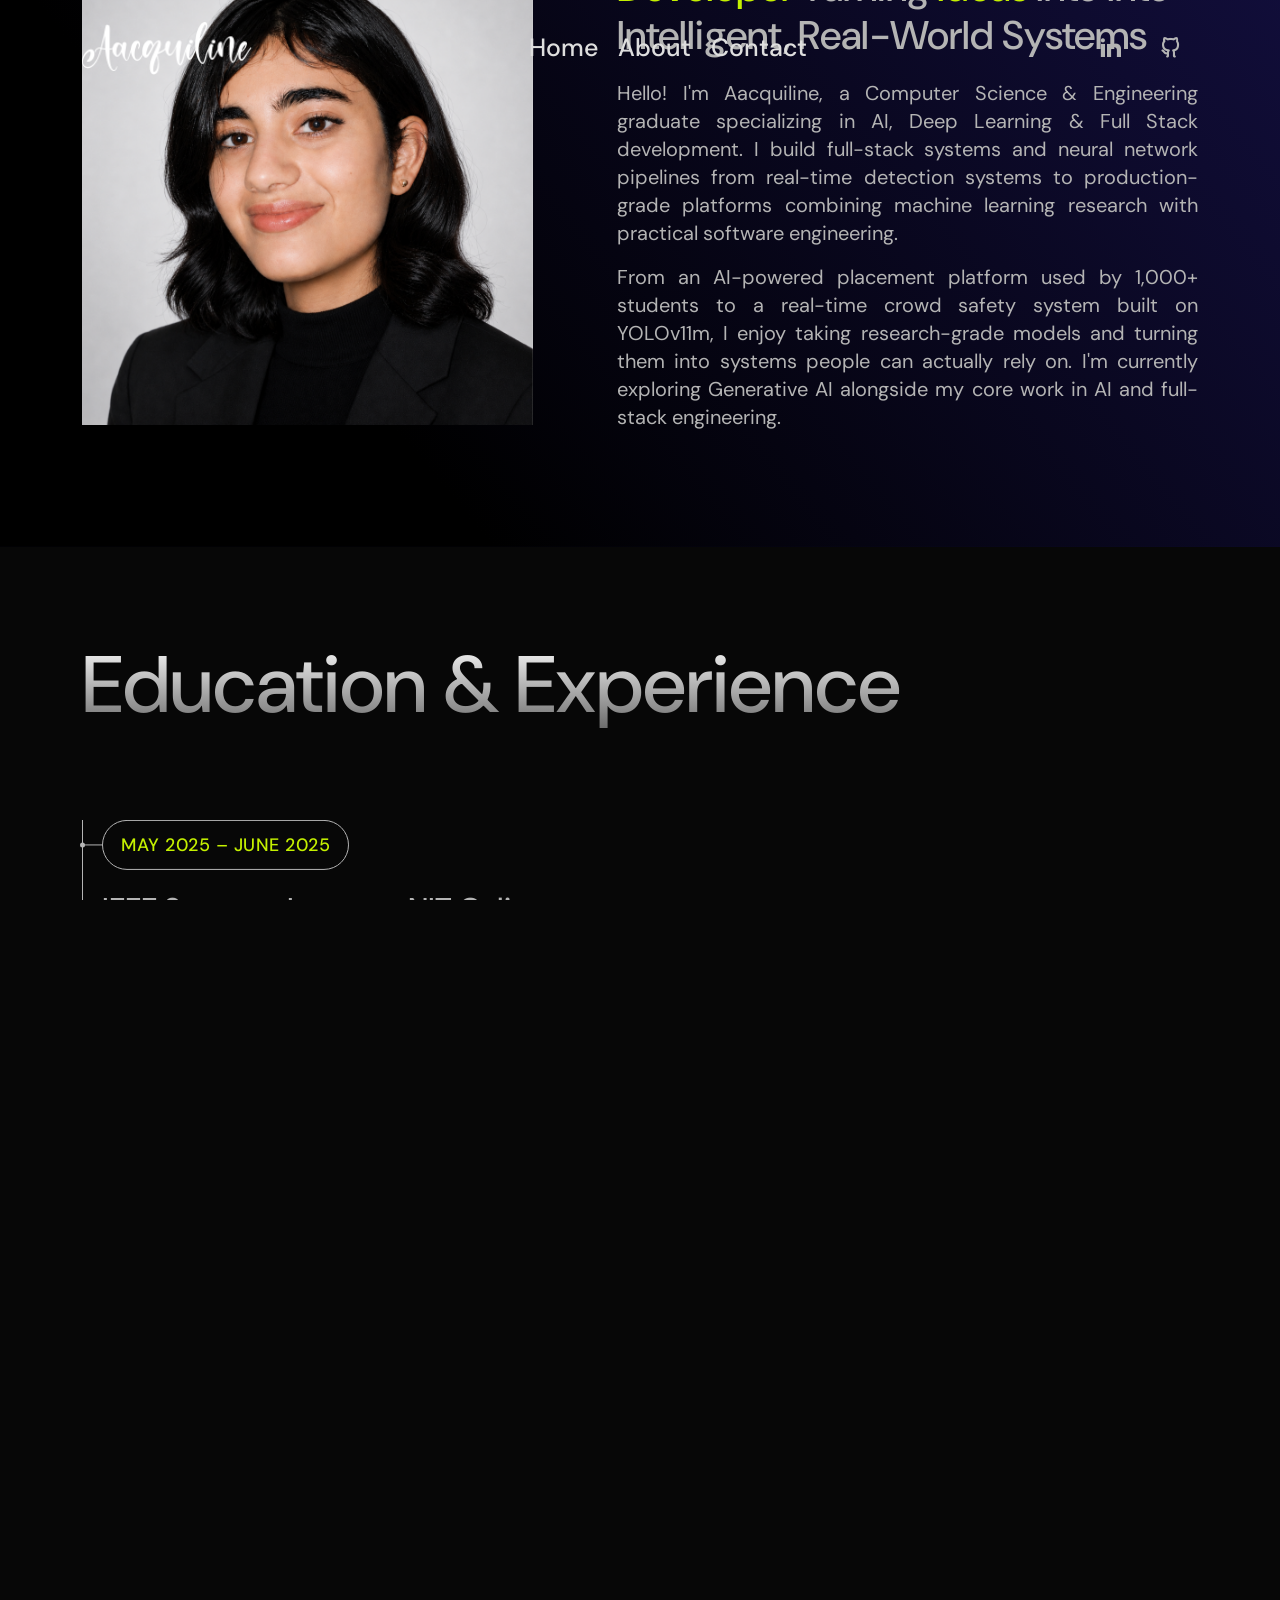
<file: about.html>
<!DOCTYPE html>
<html lang="en">

<head>
    <!-- META -->
    <meta charset="utf-8">
    <meta http-equiv="X-UA-Compatible" content="IE=edge">
    <meta name="viewport" content="width=device-width, initial-scale=1">
    <meta name="description" content="AACQUILINE -  Portfolio">
    <meta name="keywords" content="personal, portfolio, ai, computer science, full stack, developer">
    <meta name="author" content="AACQUILINE LINU VARGHESE">
    <!-- PAGE TITLE -->
    <title>AACQUILINE - Personal Portfolio</title>
    <!-- FAVICON ICON -->
    <link rel="icon" type="image/png" href="./favicon/favicon-96x96.png" sizes="96x96" />
    <link rel="icon" type="image/svg+xml" href="./favicon/favicon.svg" />
    <link rel="shortcut icon" href="./favicon/favicon.ico" />
    <link rel="apple-touch-icon" sizes="180x180" href="./favicon/apple-touch-icon.png" />
    <link rel="manifest" href="./favicon/site.webmanifest" />
    <!-- ALL GOOGLE FONTS -->
    <link rel="preconnect" href="https://fonts.googleapis.com">
    <link rel="preconnect" href="https://fonts.gstatic.com" crossorigin>
    <link
        href="https://fonts.googleapis.com/css2?family=DM+Sans:ital,opsz,wght@0,9..40,100..1000;1,9..40,100..1000&display=swap"
        rel="stylesheet">
    <!-- BOOTSTRAP CSS -->
    <link rel="stylesheet" href="assets/css/bootstrap.min.css" />
    <!-- FONT AWESOME CSS -->
    <link rel="stylesheet" href="assets/fonts/remixicon.css" />
    <!-- MAGNIFIC CSS -->
    <link rel="stylesheet" href="assets/css/magnific-popup.css">
    <!-- NICE SELECT CSS -->
    <link rel="stylesheet" href="assets/css/nice-select.min.css" />
    <!-- ANIMATE CSS -->
    <link rel="stylesheet" href="assets/css/animate.min.css" />
    <!-- SLICK CSS -->
    <link rel="stylesheet" href="assets/css/slick.min.css" />
    <!-- SPACING CSS -->
    <link rel="stylesheet" href="assets/css/spacing.css" />
    <!-- MAIN STYLE CSS -->
    <link rel="stylesheet" href="assets/css/style.css" />
    <!-- RESPONSIVE CSS -->
    <link rel="stylesheet" href="assets/css/responsive.css">
</head>

<body>
    <!-- START MAGIC CURSOR AND BALL AREA-->
    <div id="magic-cursor">
        <div id="ball"></div>
    </div>
    <!-- / END MAGIC CURSOR AND BALL AREA-->
    <!-- START MENU DESIGN AREA -->
    <header class="main-header">
        <div class="header-upper">
            <div class="container">
                <div class="header-inner d-flex align-items-center">
                    <!-- START LOGO DESIGN AREA -->
                    <div class="logo-outer">
                        <div class="logo">
                            <a href="index.html"><img src="assets/images/logos/sign.png" alt="Logo" title="Logo" /></a>
                        </div>
                    </div>
                    <!-- / END LOGO DESIGN AREA -->
                    <!-- START NAV DESIGN AREA -->
                    <div class="nav-outer clearfix mx-auto">
                        <!-- Main Menu -->
                        <nav class="main-menu navbar-expand-lg">
                            <div class="navbar-header">
                                <div class="mobile-logo">
                                    <a href="index.html">
                                        <img src="assets/images/logos/sign.png" alt="Logo" title="Logo" />
                                    </a>
                                </div>
                                <!-- Toggle Button -->
                                <button type="button" class="navbar-toggle" data-bs-toggle="collapse"
                                    data-bs-target=".navbar-collapse">
                                    <span class="icon-bar"></span>
                                    <span class="icon-bar"></span>
                                    <span class="icon-bar"></span>
                                </button>
                            </div>
                            <div class="navbar-collapse collapse">
                                <ul class="navigation clearfix">
                                    <li><a class="nav-link-click" href="index.html">Home</a></li>
                                    <li><a class="nav-link-click" href="about.html">about</a></li>
                                    <li><a class="nav-link-click" href="contact.html">Contact</a></li>
                                </ul>
                            </div>
                        </nav>
                        <!-- / END NAV DESIGN AREA -->
                    </div>
                    <div class="about-social text-center">
                        <ul>
                            <li><a href="https://www.linkedin.com/in/aacquiline-linu-varghese/"><i
                                        class="ri-linkedin-fill"></i></a></li>
                            <li><a href="https://github.com/Akku003/"><i class="ri-github-line"></i></a></li>
                        </ul>
                    </div>
                </div>
            </div>
        </div>
    </header>
    <!-- / END MENU DESIGN AREA -->
    <!-- START MENU DESIGN AREA -->
    <div id="smooth-wrapper">
        <div id="smooth-content">
            <main class="main-bg o-hidden">
                <!-- START HEADER DESIGN AREA -->
                <section class="single-page-hero-area">
                    <div class="container">
                        <div class="row align-items-center">
                            <div class="col-lg-12">
                                <h2>About me</h2>
                                <p>I am a BTech Computer Science Engineering graduate with a strong foundation in
                                    collaboration, coordination and problem solving, eager to apply my skills in real
                                    world challenges. My greatest strength is my ability to design,organize and develop
                                    solutions with precision and I have a talent for debugging and finding more
                                    effective ways to tackle problems with enthusiasm. I'm passionate about exploring
                                    new technologies, facing challenges with confidence and working in teams to create
                                    innovative solutions. I value being attentive, mindful and observant while fostering
                                    a fun, inclusive and deterministic environment to achieve perfection in everything I
                                    do.</p>
                            </div>
                        </div>
                    </div>
                </section>
                <!-- / END HEADER DESIGN AREA -->
                <!-- START ABOUT DESIGN AREA -->
                <section id="about" class="about-area">
                    <div class="container">
                        <div class="container-inner">
                            <div class="row align-items-center">
                                <!-- START ABOUT IMAGE DESIGN AREA -->
                                <div class="col-lg-5">
                                    <div class="about-image-part wow fadeInUp delay-0-3s">
                                        <img src="assets/images/about/me.png" alt="About Me" />
                                    </div>
                                </div>
                                <!-- / END ABOUT IMAGE DESIGN AREA -->
                                <!-- START ABOUT TEXT DESIGN AREA -->
                                <div class="col-lg-7">
                                    <div class="about-content-part wow fadeInUp delay-0-5s">
                                        <h2>
                                            A passionate <span>AI & Full Stack Developer</span> turning
                                            <span>ideas</span> into
                                            Into Intelligent, Real-World Systems
                                        </h2>
                                        <p>
                                            Hello! I'm Aacquiline, a Computer Science & Engineering graduate
                                            specializing in AI, Deep Learning & Full Stack development. I build
                                            full-stack systems and neural network pipelines from real-time detection
                                            systems to production-grade platforms combining machine learning research
                                            with practical software engineering.
                                        </p>
                                        <p>From an AI-powered placement platform used by 1,000+ students to a real-time
                                            crowd safety system built on YOLOv11m, I enjoy taking research-grade models
                                            and turning them into systems people can actually rely on. I'm currently
                                            exploring Generative AI alongside my core work in AI and full-stack
                                            engineering.</p>
                                    </div>
                                </div>
                                <!-- / END ABOUT TEXT DESIGN AREA -->
                            </div>
                        </div>
                    </div>
                </section>
                <!-- / END ABOUT DESIGN AREA -->
                <!-- START RESUME EXPERIENCE DESIGN AREA -->
                <div class="resume-area" id="resume">
                    <div class="container">
                        <div class="container-inner">
                            <div class="row">
                                <div class="col-xl-12 col-lg-12">
                                    <div class="section-title mb-40 wow fadeInUp delay-0-2s">
                                        <h2>Education & Experience</h2>
                                    </div>
                                </div>
                            </div>
                            <div class="row">
                                <div class="col-xl-10">
                                    <div class="resume-wrapper wow fadeInUp delay-0-2s">
                                        <div class="resume-box">
                                            <span class="resume-date">May 2025 – June 2025</span>
                                            <h5 class="fw-medium">IEEE Summer Intern at NIT Calicut</h5>
                                            <span>National Institute of Technology, Calicut</span>
                                            <p>Engineered a document image denoising system using Spatial Attention
                                                U-Net and Autoencoders in PyTorch, improving visual clarity and
                                                achieving a PSNR increase from 7.63 dB to 16.95 dB through optimal
                                                performance tuning.Processed and augmented a dataset of 216 image pairs,
                                                designing full training/evaluation pipelines using L1 Loss and Adam
                                                Optimizer to focus on critical text regions via a Spatial Attention
                                                Module (SAM).Collaborated with internal stakeholders to solve problems
                                                and validate model performance against industry-standard benchmarks,
                                                ensuring optimized output for downstream OCR tasks employing project
                                                management methodologies for better results.</p>
                                        </div>
                                        <!-- START SINGLE EXPERIENCE DESIGN AREA -->
                                        <div class="resume-box">
                                            <span class="resume-date">March 2025- April 2025</span>
                                            <h5 class="fw-medium">Machine Learning Intern</h5>
                                            <span>LBS Centre for Science and Technology</span>
                                            <p>Built and compared software solutions encompassing statistical modeling,
                                                classification and regression models using Decision Trees,KNN, and
                                                Logistic Regression across multiple datasets, debugging code across
                                                Python environments.Applied Scikit-learn and Pandas to perform data
                                                cleaning, data quality checks and data visualization, strengthening
                                                model evaluation through comparative metric analysis</p>
                                        </div>
                                        <!-- / END SINGLE EXPERIENCE DESIGN AREA -->
                                        <!-- START SINGLE EXPERIENCE DESIGN AREA -->
                                        <div class="resume-box">
                                            <span class="resume-date">2022 - 2026</span>
                                            <h5 class="fw-medium">B.Tech. in Computer Science & Engineering</h5>
                                            <span>LBS Institute of Technology for Women(LBSITW)</span>
                                            <p><strong>CGPA : 8.53/10.0</strong><br>Relevant Coursework: Data
                                                Structures, Algorithms,
                                                AI/ML, Deep Learning, Computer Vision, Database Management, Operating
                                                Systems, Computer Networking</p>
                                        </div>
                                        <!-- / END SINGLE EXPERIENCE DESIGN AREA -->
                                        <!-- START SINGLE EXPERIENCE DESIGN AREA -->
                                        <div class="resume-box">
                                            <span class="resume-date">2019 - 2021</span>
                                            <h5 class="fw-medium">Plus Two in Computer Science</h5>
                                            <span>Government Higher Secondary School</span>
                                            <p><strong> Percentage : 95.67%</strong></p>
                                        </div>
                                        <!-- / END SINGLE EXPERIENCE DESIGN AREA -->
                                    </div>
                                </div>
                            </div>
                        </div>
                    </div>
                </div>
                <!-- / END RESUME EXPERIENCE DESIGN AREA -->
                <!-- START SERVICE DESIGN AREA -->
                <section id="services" class="services-area">
                    <div class="container">
                        <div class="container-inner">
                            <div class="row">
                                <div class="col-xl-12 col-lg-12">
                                    <div class="section-title mb-40 wow fadeInUp delay-0-2s">
                                        <h2>Services</h2>
                                    </div>
                                </div>
                            </div>
                            <div class="row">
                                <!-- START SINGLE SERVICE DESIGN AREA -->
                                <div class="col-lg-4 col-md-4">
                                    <div class="service-item wow fadeInUp delay-0-4s">
                                        <div class="content">
                                            <i class="ri-quill-pen-line"></i>
                                            <h4>Full-Stack Web Development</h4>
                                            <p>Building responsive, end-to-end web applications using frontend and
                                                backend technologies from database design to deployment.</p>
                                        </div>
                                    </div>
                                </div>
                                <!-- / END SINGLE SERVICE DESIGN AREA -->
                                <!-- START SINGLE SERVICE DESIGN AREA -->
                                <div class="col-lg-4 col-md-4">
                                    <div class="service-item wow fadeInUp delay-0-6s">
                                        <div class="content">
                                            <i class="ri-pantone-fill"></i>
                                            <h4>AI & Machine Learning Solutions</h4>
                                            <p> Designing and training deep learning models for computer vision and data
                                                analysis, from research prototypes to production-ready pipelines.</p>
                                        </div>
                                    </div>
                                </div>
                                <!-- / END SINGLE SERVICE DESIGN AREA -->
                            </div>
                        </div>
                    </div>
                </section>
                <!-- / END SERVICE DESIGN AREA -->
                <!-- START CALL TO ACTION DESIGN AREA -->
                <section class="call-to-action-area">
                    <div class="container">
                        <div class="row">
                            <!-- START ABOUT TEXT DESIGN AREA -->
                            <div class="col-lg-12">
                                <div class="call-to-action-part wow fadeInUp delay-0-2s text-center">
                                    <h2>Let's Build Something Great Together</h2>
                                    <p>I'm a Computer Science graduate looking for full-time opportunities in AI, Deep
                                        Learning, and Full-Stack Development. If you'd like to collaborate, discuss a
                                        role, or just talk tech, I'd love to hear from you.</p>
                                    <div class="hero-btns">
                                        <a href="contact.html" class="theme-btn call-to-action-button">Let's Connect <i
                                                class="ri-download-line"></i></a>
                                    </div>
                                </div>
                            </div>
                            <!-- / END ABOUT TEXT DESIGN AREA -->
                        </div>
                    </div>
                </section>
                <!--  // END CALL TO ACTION DESIGN AREA -->
                <!-- START FOOTER DESIGN AREA -->
                <footer class="main-footer">
                    <div class="footer-bottom pt-50 pb-40">
                        <div class="container">
                            <div class="row">
                                <div class="col-lg-12 text-center">
                                    <div class="copyright-text">
                                        <p>
                                            &copy;Copyright <a href="index.html">AACQUILINE</a> All
                                            Rights Reserved.
                                        </p>
                                    </div>
                                </div>
                            </div>
                        </div>
                    </div>
                </footer>
            </main>
        </div>
    </div>
    <!-- / END FOOTER DESIGN AREA -->
    <!-- START SCROOL UP DESIGN AREA -->
    <div class="progress-wrap cursor-pointer">
        <i class="ri-arrow-up-s-line"></i>
        <svg class="progress-circle svg-content" width="100%" height="100%" viewBox="-1 -1 102 102">
            <path d="M50,1 a49,49 0 0,1 0,98 a49,49 0 0,1 0,-98" />
        </svg>
    </div>
    <!-- / END SCROOL UP DESIGN AREA -->
    <!-- JQUERY JS -->
    <script src="assets/js/jquery-3.6.0.min.js"></script>
    <!-- BOOTSTRAP JS-->
    <script src="assets/js/bootstrap.min.js"></script>
    <!-- APPEAR JS -->
    <script src="assets/js/appear.min.js"></script>
    <!-- MAGNIFICANT JS -->
    <script src="assets/js/jquery.magnific-popup.min.js"></script>
    <!-- SLICK JS-->
    <script src="assets/js/slick.min.js"></script>
    <!-- GSAP AND LOCOMOTIV JS-->
    <script src="assets/js/gsap.min.js"></script>
    <script src="assets/js/ScrollSmoother.min.js"></script>
    <script src="assets/js/ScrollTrigger.min.js"></script>
    <script src="assets/js/smoother-script.js"></script>
    <!-- NICE SELECT JS-->
    <script src="assets/js/jquery.nice-select.min.js"></script>
    <!-- IMAGE LOADER JS-->
    <script src="assets/js/imagesloaded.pkgd.min.js"></script>
    <!-- ISOTOPE JS-->
    <script src="assets/js/isotope.pkgd.min.js"></script>
    <!--  WOW ANIMATION JS-->
    <script src="assets/js/wow.min.js"></script>
    <!-- SCRIPT JS-->
    <script src="assets/js/script.js"></script>
</body>

</html>
</file>
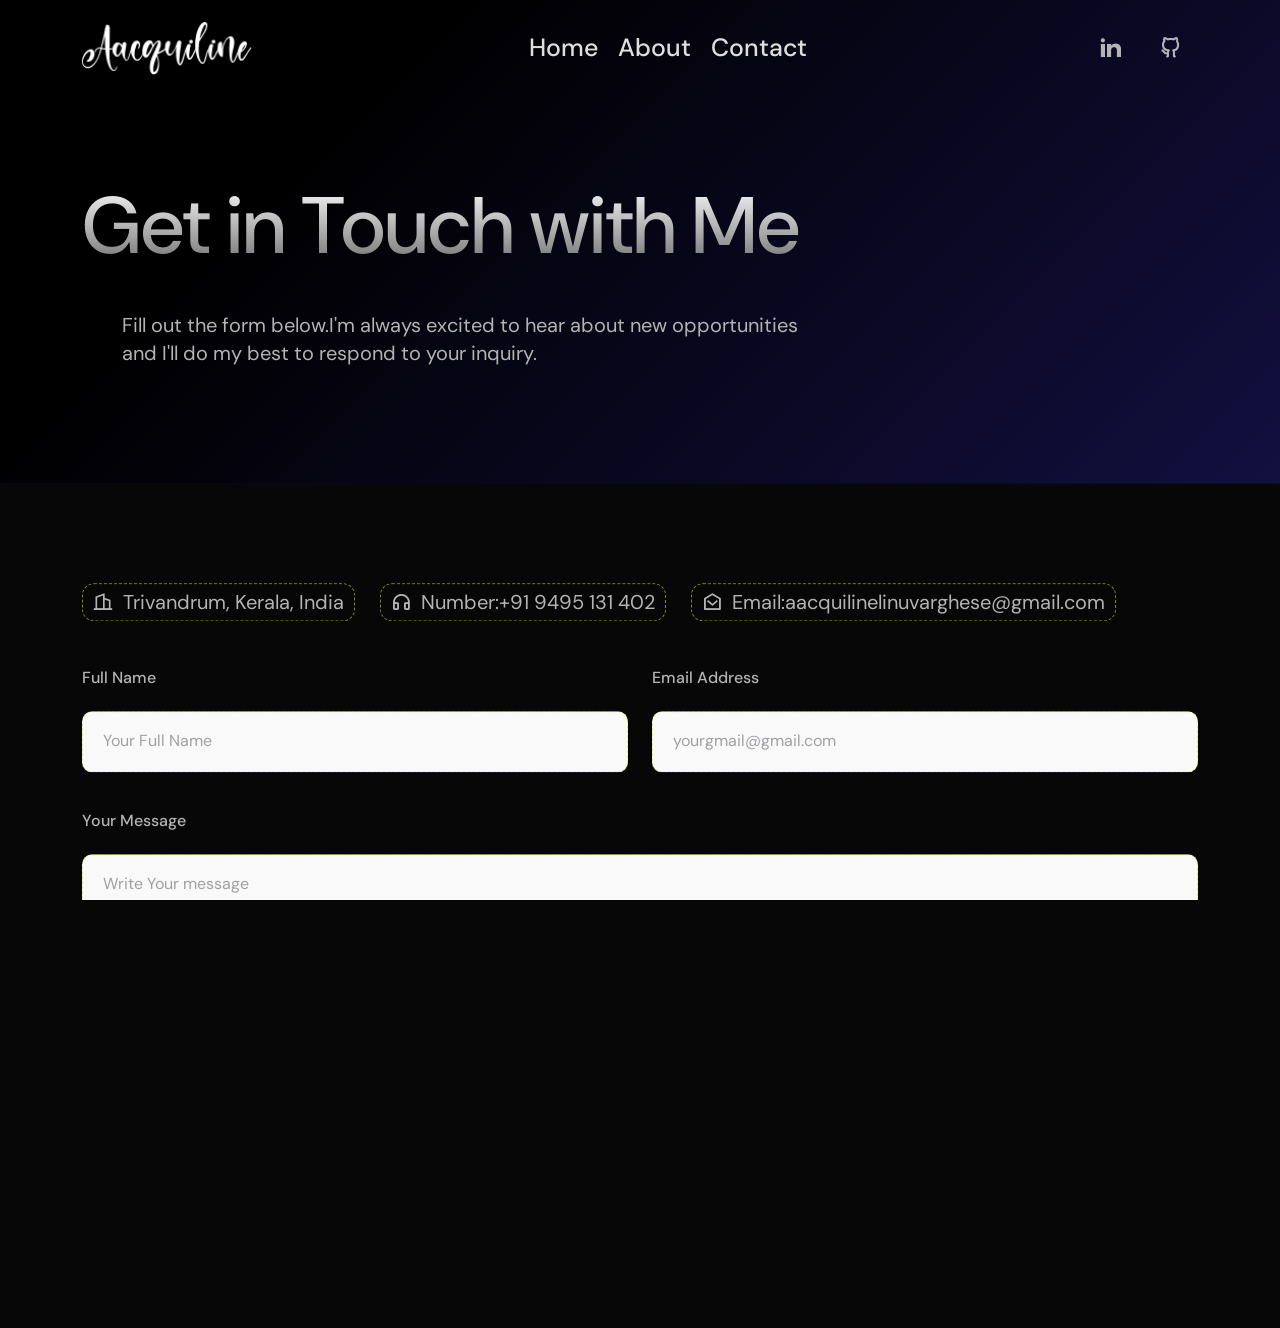
<file: contact.html>
<!DOCTYPE html>
<html lang="en">

<head>
    <!-- META -->
    <meta charset="utf-8">
    <meta http-equiv="X-UA-Compatible" content="IE=edge">
    <meta name="viewport" content="width=device-width, initial-scale=1">
    <meta name="description" content="AACQUILINE -  Portfolio ">
    <meta name="keywords" content="personal, portfolio, ai, computer science, full stack, developer">
    <meta name="author" content="AACQUILINE LINU VARGHESE">
    <!-- PAGE TITLE -->
    <title>AACQUILINE - Personal Portfolio</title>
    <!-- FAVICON ICON -->
    <link rel="icon" type="image/png" href="./favicon/favicon-96x96.png" sizes="96x96" />
    <link rel="icon" type="image/svg+xml" href="./favicon/favicon.svg" />
    <link rel="shortcut icon" href="./favicon/favicon.ico" />
    <link rel="apple-touch-icon" sizes="180x180" href="./favicon/apple-touch-icon.png" />
    <link rel="manifest" href="./favicon/site.webmanifest" />
    <!-- ALL GOOGLE FONTS -->
    <link rel="preconnect" href="https://fonts.googleapis.com">
    <link rel="preconnect" href="https://fonts.gstatic.com" crossorigin>
    <link
        href="https://fonts.googleapis.com/css2?family=DM+Sans:ital,opsz,wght@0,9..40,100..1000;1,9..40,100..1000&display=swap"
        rel="stylesheet">
    <!-- BOOTSTRAP CSS -->
    <link rel="stylesheet" href="assets/css/bootstrap.min.css" />
    <!-- FONT AWESOME CSS -->
    <link rel="stylesheet" href="assets/fonts/remixicon.css" />
    <!-- MAGNIFIC CSS -->
    <link rel="stylesheet" href="assets/css/magnific-popup.css">
    <!-- NICE SELECT CSS -->
    <link rel="stylesheet" href="assets/css/nice-select.min.css" />
    <!-- ANIMATE CSS -->
    <link rel="stylesheet" href="assets/css/animate.min.css" />
    <!-- SLICK CSS -->
    <link rel="stylesheet" href="assets/css/slick.min.css" />
    <!-- SPACING CSS -->
    <link rel="stylesheet" href="assets/css/spacing.css" />
    <!-- MAIN STYLE CSS -->
    <link rel="stylesheet" href="assets/css/style.css" />
    <!-- RESPONSIVE CSS -->
    <link rel="stylesheet" href="assets/css/responsive.css">
</head>

<body>
    <!-- START MAGIC CURSOR AND BALL AREA-->
    <div id="magic-cursor">
        <div id="ball"></div>
    </div>
    <!-- / END MAGIC CURSOR AND BALL AREA-->
    <!-- START MENU DESIGN AREA -->
    <header class="main-header">
        <div class="header-upper">
            <div class="container">
                <div class="header-inner d-flex align-items-center">
                    <!-- START LOGO DESIGN AREA -->
                    <div class="logo-outer">
                        <div class="logo">
                            <a href="index.html"><img src="assets/images/logos/sign.png" alt="Logo" title="Logo" /></a>
                        </div>
                    </div>
                    <!-- / END LOGO DESIGN AREA -->
                    <!-- START NAV DESIGN AREA -->
                    <div class="nav-outer clearfix mx-auto">
                        <!-- Main Menu -->
                        <nav class="main-menu navbar-expand-lg">
                            <div class="navbar-header">
                                <div class="mobile-logo">
                                    <a href="index.html">
                                        <img src="assets/images/logos/sign.png" alt="Logo" title="Logo" />
                                    </a>
                                </div>
                                <!-- Toggle Button -->
                                <button type="button" class="navbar-toggle" data-bs-toggle="collapse"
                                    data-bs-target=".navbar-collapse">
                                    <span class="icon-bar"></span>
                                    <span class="icon-bar"></span>
                                    <span class="icon-bar"></span>
                                </button>
                            </div>
                            <div class="navbar-collapse collapse">
                                <ul class="navigation clearfix">
                                    <li><a class="nav-link-click" href="index.html">Home</a></li>
                                    <li><a class="nav-link-click" href="about.html">about</a></li>
                                    <li><a class="nav-link-click" href="contact.html">Contact</a></li>
                                </ul>
                            </div>
                        </nav>
                        <!-- / END NAV DESIGN AREA -->
                    </div>
                    <div class="about-social text-center">
                        <ul>
                            <li><a href="https://www.linkedin.com/in/aacquiline-linu-varghese/"><i
                                        class="ri-linkedin-fill"></i></a></li>
                            <li><a href="https://github.com/Akku003/"><i class="ri-github-line"></i></a></li>
                        </ul>
                    </div>
                </div>
            </div>
        </div>
    </header>
    <!-- / END MENU DESIGN AREA -->
    <!-- START MENU DESIGN AREA -->
    <div id="smooth-wrapper">
        <div id="smooth-content">
            <main class="main-bg o-hidden">
                <!-- START HEADER DESIGN AREA -->
                <section class="single-page-hero-area">
                    <div class="container">
                        <div class="row align-items-center">
                            <div class="col-lg-12">
                                <h2>Get in Touch with Me</h2>
                                <p>Fill out the form below.I'm always excited to hear about new
                                    opportunities and I'll do my best to respond to your inquiry.</p>
                            </div>
                        </div>
                    </div>
                </section>
                <!-- / END HEADER DESIGN AREA -->
                <!-- START CONTACT DESIGN AREA -->
                <section id="contact" class="contact-area">
                    <div class="container">
                        <div class="container-inner">
                            <div class="row">
                                <!-- START CONTACT FORM DESIGN AREA -->
                                <div class="col-lg-12">
                                    <ul class="extra-skills wow fadeInUp delay-0-2s pb-30">
                                        <li><i class="ri-building-2-line"></i>Trivandrum, Kerala, India</li>
                                        <li><i class="ri-headphone-line"></i>Number:+91 9495 131 402</li>
                                        <li><i class="ri-mail-open-line"></i>Email:aacquilinelinuvarghese@gmail.com</li>
                                    </ul>
                                    <div class="contact-form contact-form-area wow fadeInUp delay-0-4s">
                                        <form id="contactForm" class="contactForm" name="contactForm"
                                            action="assets/php/form-process.php" method="post">
                                            <div class="row">
                                                <div class="col-md-6">
                                                    <div class="form-group">
                                                        <label for="name">Full Name</label>
                                                        <input type="text" id="name" name="name" class="form-control"
                                                            value="" placeholder="Your Full Name" required=""
                                                            data-error="Please enter your Name" />
                                                        <label for="name" class="for-icon"><i
                                                                class="far fa-user"></i><span
                                                                class="visually-hidden">Full Name</span></label>
                                                        <div class="help-block with-errors"></div>
                                                    </div>
                                                </div>
                                                <div class="col-md-6">
                                                    <div class="form-group">
                                                        <label for="email">Email Address</label>
                                                        <input type="email" id="email" name="email" class="form-control"
                                                            value="" placeholder="yourgmail@gmail.com" required=""
                                                            data-error="Please enter your Email" />
                                                        <label for="email" class="for-icon"><i
                                                                class="far fa-envelope"></i><span
                                                                class="visually-hidden">Email Address</span></label>
                                                        <div class="help-block with-errors"></div>
                                                    </div>
                                                </div>
                                                <div class="col-md-12">
                                                    <div class="form-group">
                                                        <label for="message">Your Message</label>
                                                        <textarea name="message" id="message" class="form-control"
                                                            rows="4" placeholder="Write Your message" required=""
                                                            data-error="Please Write your Message"></textarea>
                                                        <div class="help-block with-errors"></div>
                                                    </div>
                                                </div>
                                                <div class="col-md-12">
                                                    <div class="form-group mb-0">
                                                        <button type="submit" class="theme-btn">
                                                            Send Me Message <i class="ri-mail-line"></i>
                                                        </button>
                                                        <div id="msgSubmit" class="hidden"></div>
                                                    </div>
                                                </div>
                                            </div>
                                        </form>
                                    </div>
                                </div>
                                <!-- / END CONTACT FORM DESIGN AREA -->
                            </div>
                        </div>
                    </div>
                </section>
                <!-- / END CONTACT DESIGN AREA -->
                <!-- START FOOTER DESIGN AREA -->
                <footer class="main-footer">
                    <div class="footer-bottom pt-50 pb-40">
                        <div class="container">
                            <div class="row">
                                <div class="col-lg-12 text-center">
                                    <div class="copyright-text">
                                        <p>
                                            &copy;Copyright <a href="index.html">AACQUILINE</a> All
                                            Rights Reserved.
                                        </p>
                                    </div>
                                </div>
                            </div>
                        </div>
                    </div>
                </footer>
            </main>
        </div>
    </div>
    <!-- / END FOOTER DESIGN AREA -->
    <!-- START SCROOL UP DESIGN AREA -->
    <div class="progress-wrap cursor-pointer">
        <i class="ri-arrow-up-s-line"></i>
        <svg class="progress-circle svg-content" width="100%" height="100%" viewBox="-1 -1 102 102">
            <path d="M50,1 a49,49 0 0,1 0,98 a49,49 0 0,1 0,-98" />
        </svg>
    </div>
    <!-- / END SCROOL UP DESIGN AREA -->
    <!-- JQUERY JS -->
    <script src="assets/js/jquery-3.6.0.min.js"></script>
    <!-- BOOTSTRAP JS-->
    <script src="assets/js/bootstrap.min.js"></script>
    <!-- APPEAR JS -->
    <script src="assets/js/appear.min.js"></script>
    <!-- MAGNIFICANT JS -->
    <script src="assets/js/jquery.magnific-popup.min.js"></script>
    <!-- SLICK JS-->
    <script src="assets/js/slick.min.js"></script>
    <!-- GSAP AND LOCOMOTIV JS-->
    <script src="assets/js/gsap.min.js"></script>
    <script src="assets/js/ScrollSmoother.min.js"></script>
    <script src="assets/js/ScrollTrigger.min.js"></script>
    <script src="assets/js/smoother-script.js"></script>
    <!-- NICE SELECT JS-->
    <script src="assets/js/jquery.nice-select.min.js"></script>
    <!-- IMAGE LOADER JS-->
    <script src="assets/js/imagesloaded.pkgd.min.js"></script>
    <!-- ISOTOPE JS-->
    <script src="assets/js/isotope.pkgd.min.js"></script>
    <!--  WOW ANIMATION JS-->
    <script src="assets/js/wow.min.js"></script>
    <!-- SCRIPT JS-->
    <script src="assets/js/script.js"></script>
</body>

</html>
</file>
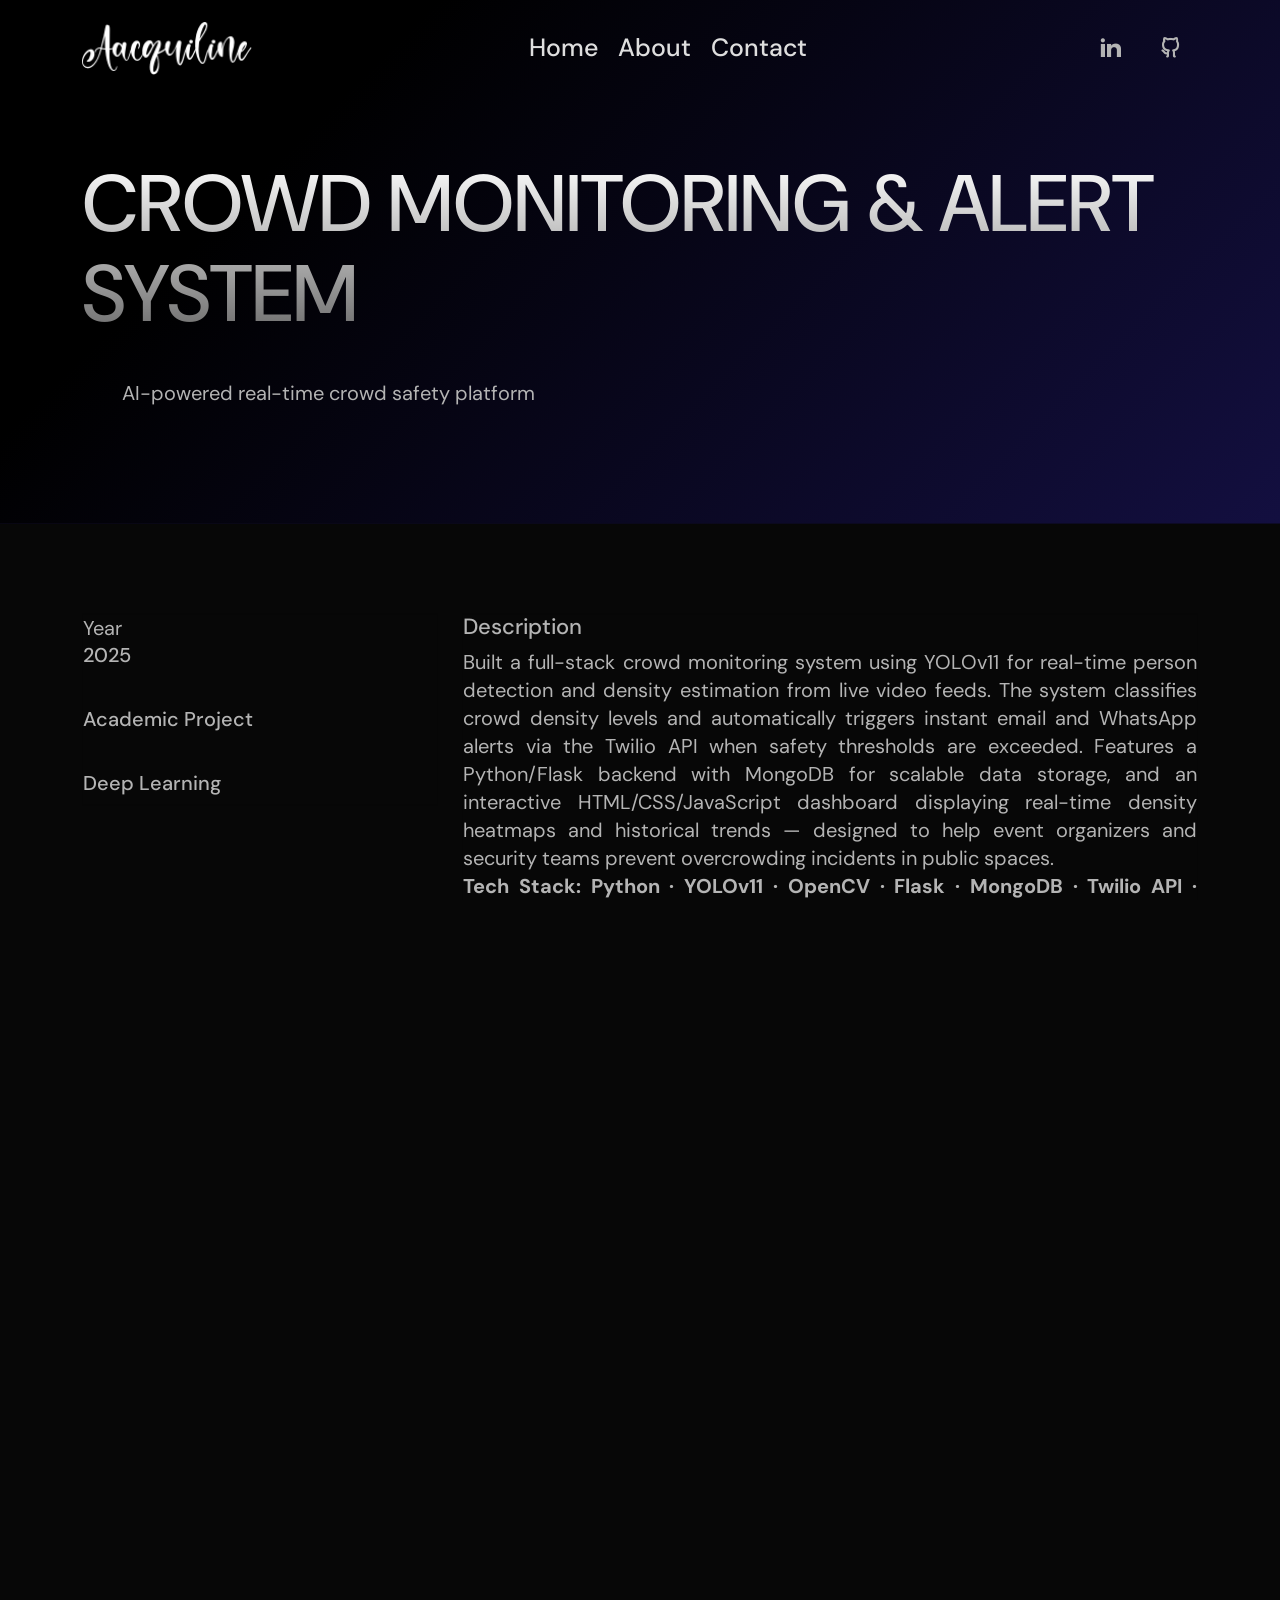
<file: crowd.html>
<!DOCTYPE html>
<html lang="en">

<head>
    <!-- META -->
    <meta charset="utf-8">
    <meta http-equiv="X-UA-Compatible" content="IE=edge">
    <meta name="viewport" content="width=device-width, initial-scale=1">
    <meta name="description" content="AACQUILINE -  Portfolio ">
    <meta name="keywords" content="personal, portfolio, ai, computer science, full stack, developer">
    <meta name="author" content="AACQUILINE LINU VARGHESE">
    <!-- PAGE TITLE -->
    <title>AACQUILINE - Personal Portfolio</title>
    <!-- FAVICON ICON -->
    <link rel="icon" type="image/png" href="./favicon/favicon-96x96.png" sizes="96x96" />
    <link rel="icon" type="image/svg+xml" href="./favicon/favicon.svg" />
    <link rel="shortcut icon" href="./favicon/favicon.ico" />
    <link rel="apple-touch-icon" sizes="180x180" href="./favicon/apple-touch-icon.png" />
    <link rel="manifest" href="./favicon/site.webmanifest" />
    <!-- ALL GOOGLE FONTS -->
    <link rel="preconnect" href="https://fonts.googleapis.com">
    <link rel="preconnect" href="https://fonts.gstatic.com" crossorigin>
    <link
        href="https://fonts.googleapis.com/css2?family=DM+Sans:ital,opsz,wght@0,9..40,100..1000;1,9..40,100..1000&display=swap"
        rel="stylesheet">
    <!-- BOOTSTRAP CSS -->
    <link rel="stylesheet" href="assets/css/bootstrap.min.css" />
    <!-- FONT AWESOME CSS -->
    <link rel="stylesheet" href="assets/fonts/remixicon.css" />
    <!-- MAGNIFIC CSS -->
    <link rel="stylesheet" href="assets/css/magnific-popup.css">
    <!-- NICE SELECT CSS -->
    <link rel="stylesheet" href="assets/css/nice-select.min.css" />
    <!-- ANIMATE CSS -->
    <link rel="stylesheet" href="assets/css/animate.min.css" />
    <!-- SLICK CSS -->
    <link rel="stylesheet" href="assets/css/slick.min.css" />
    <!-- SPACING CSS -->
    <link rel="stylesheet" href="assets/css/spacing.css" />
    <!-- MAIN STYLE CSS -->
    <link rel="stylesheet" href="assets/css/style.css" />
    <!-- RESPONSIVE CSS -->
    <link rel="stylesheet" href="assets/css/responsive.css">
</head>

<body>
    <!-- START MAGIC CURSOR AND BALL AREA-->
    <div id="magic-cursor">
        <div id="ball"></div>
    </div>
    <!-- / END MAGIC CURSOR AND BALL AREA-->
    <!-- START MENU DESIGN AREA -->
    <header class="main-header">
        <div class="header-upper">
            <div class="container">
                <div class="header-inner d-flex align-items-center">
                    <!-- START LOGO DESIGN AREA -->
                    <div class="logo-outer">
                        <div class="logo">
                            <a href="index.html"><img src="assets/images/logos/sign.png" alt="Logo" title="Logo" /></a>
                        </div>
                    </div>
                    <!-- / END LOGO DESIGN AREA -->
                    <!-- START NAV DESIGN AREA -->
                    <div class="nav-outer clearfix mx-auto">
                        <!-- Main Menu -->
                        <nav class="main-menu navbar-expand-lg">
                            <div class="navbar-header">
                                <div class="mobile-logo">
                                    <a href="index.html">
                                        <img src="assets/images/logos/sign.png" alt="Logo" title="Logo" />
                                    </a>
                                </div>
                                <!-- Toggle Button -->
                                <button type="button" class="navbar-toggle" data-bs-toggle="collapse"
                                    data-bs-target=".navbar-collapse">
                                    <span class="icon-bar"></span>
                                    <span class="icon-bar"></span>
                                    <span class="icon-bar"></span>
                                </button>
                            </div>
                            <div class="navbar-collapse collapse">
                                <ul class="navigation clearfix">
                                    <li><a class="nav-link-click" href="index.html">Home</a></li>
                                    <li><a class="nav-link-click" href="about.html">about</a></li>
                                    <li><a class="nav-link-click" href="contact.html">Contact</a></li>
                                </ul>
                            </div>
                        </nav>
                        <!-- / END NAV DESIGN AREA -->
                    </div>
                    <div class="about-social text-center">
                        <ul>
                            <li><a href="https://www.linkedin.com/in/aacquiline-linu-varghese/"><i
                                        class="ri-linkedin-fill"></i></a></li>
                            <li><a href="https://github.com/Akku003/"><i class="ri-github-line"></i></a></li>
                        </ul>
                    </div>
                </div>
            </div>
        </div>
    </header>
    <!-- / END MENU DESIGN AREA -->
    <!-- START MENU DESIGN AREA -->
    <div id="smooth-wrapper">
        <div id="smooth-content">
            <main class="main-bg o-hidden">
                <!-- START HEADER DESIGN AREA -->
                <section class="single-page-hero-area">
                    <div class="container">
                        <div class="row align-items-center">
                            <div class="col-lg-12">
                                <h2>CROWD MONITORING & ALERT SYSTEM</h2>
                                <p>AI-powered real-time crowd safety platform</p>
                            </div>
                        </div>
                    </div>
                </section>
                <!-- / END HEADER DESIGN AREA -->
                <!-- START SINGLE PAGE DETAILS DESIGN AREA -->
                <div class="single-project-page-design">
                    <div class="container pt-60 pb-40">
                        <div class="row">
                            <div class="col-lg-4">
                                <!-- START SINGLE LEFT DESIGN AREA -->
                                <div class="single-project-page-left wow fadeInUp delay-0-2s">
                                    <div class="single-info">
                                        <p>Year</p>
                                        <h3>2025</h3>
                                    </div>
                                    <div class="single-info">
                                        <h3>Academic Project</h3>
                                    </div>
                                    <div class="single-info">
                                        <h3>Deep Learning</h3>
                                    </div>
                                </div>
                                <!-- / END SINGLE LEFT DESIGN AREA -->
                            </div>
                            <!-- START SINGLE RIGHT DESIGN AREA -->
                            <div class="col-lg-8">
                                <div class="single-project-page-right wow fadeInUp delay-0-4s">
                                    <h2>
                                        Description
                                    </h2>
                                    <p>Built a full-stack crowd monitoring system using YOLOv11 for real-time person
                                        detection and density estimation from live video feeds. The system classifies
                                        crowd density levels and automatically triggers instant email and WhatsApp
                                        alerts via the Twilio API when safety thresholds are exceeded. Features a
                                        Python/Flask backend with MongoDB for scalable data storage, and an interactive
                                        HTML/CSS/JavaScript dashboard displaying real-time density heatmaps and
                                        historical trends — designed to help event organizers and security teams prevent
                                        overcrowding incidents in public spaces.<br>
                                        <strong>Tech Stack: Python · YOLOv11 · OpenCV · Flask · MongoDB · Twilio API ·
                                        HTML/CSS/JavaScript</strong> </p>
                                </div>
                            </div>
                            <!-- / END SINGLE RIGHT DESIGN AREA -->
                        </div>
                    </div>
                </div>
                <!-- / END SINGLE PAGE DETAILS DESIGN AREA -->
                <!-- START CALL TO ACTION DESIGN AREA -->
                <section class="call-to-action-area">
                    <div class="container">
                        <div class="row">
                            <!-- START ABOUT TEXT DESIGN AREA -->
                            <div class="col-lg-12">
                                <div class="call-to-action-part wow fadeInUp delay-0-2s text-center">
                                    <h2>Let's Build Something Great Together</h2>
                                    <p>I'm a Computer Science graduate looking for full-time opportunities in AI, Deep
                                        Learning, and Full-Stack Development. If you'd like to collaborate, discuss a
                                        role, or just talk tech, I'd love to hear from you.</p>
                                    <div class="hero-btns">
                                        <a href="contact.html" class="theme-btn call-to-action-button">Let's Connect <i
                                                class="ri-download-line"></i></a>
                                    </div>
                                </div>
                            </div>
                            <!-- / END ABOUT TEXT DESIGN AREA -->
                        </div>
                    </div>
                </section>
                <!--  // END CALL TO ACTION DESIGN AREA -->
                <!-- START FOOTER DESIGN AREA -->
                <footer class="main-footer">
                    <div class="footer-bottom pt-50 pb-40">
                        <div class="container">
                            <div class="row">
                                <div class="col-lg-12 text-center">
                                    <div class="copyright-text">
                                        <p>
                                            &copy;Copyright <a href="index.html">AACQUILINE</a> All
                                            Rights Reserved.
                                        </p>
                                    </div>
                                </div>
                            </div>
                        </div>
                    </div>
                </footer>
            </main>
        </div>
    </div>
    <!-- / END FOOTER DESIGN AREA -->
    <!-- START SCROOL UP DESIGN AREA -->
    <div class="progress-wrap cursor-pointer">
        <i class="ri-arrow-up-s-line"></i>
        <svg class="progress-circle svg-content" width="100%" height="100%" viewBox="-1 -1 102 102">
            <path d="M50,1 a49,49 0 0,1 0,98 a49,49 0 0,1 0,-98" />
        </svg>
    </div>
    <!-- / END SCROOL UP DESIGN AREA -->
    <!-- JQUERY JS -->
    <script src="assets/js/jquery-3.6.0.min.js"></script>
    <!-- BOOTSTRAP JS-->
    <script src="assets/js/bootstrap.min.js"></script>
    <!-- APPEAR JS -->
    <script src="assets/js/appear.min.js"></script>
    <!-- MAGNIFICANT JS -->
    <script src="assets/js/jquery.magnific-popup.min.js"></script>
    <!-- SLICK JS-->
    <script src="assets/js/slick.min.js"></script>
    <!-- GSAP AND LOCOMOTIV JS-->
    <script src="assets/js/gsap.min.js"></script>
    <script src="assets/js/ScrollSmoother.min.js"></script>
    <script src="assets/js/ScrollTrigger.min.js"></script>
    <script src="assets/js/smoother-script.js"></script>
    <!-- NICE SELECT JS-->
    <script src="assets/js/jquery.nice-select.min.js"></script>
    <!-- IMAGE LOADER JS-->
    <script src="assets/js/imagesloaded.pkgd.min.js"></script>
    <!-- ISOTOPE JS-->
    <script src="assets/js/isotope.pkgd.min.js"></script>
    <!--  WOW ANIMATION JS-->
    <script src="assets/js/wow.min.js"></script>
    <!-- SCRIPT JS-->
    <script src="assets/js/script.js"></script>
</body>

</html>
</file>
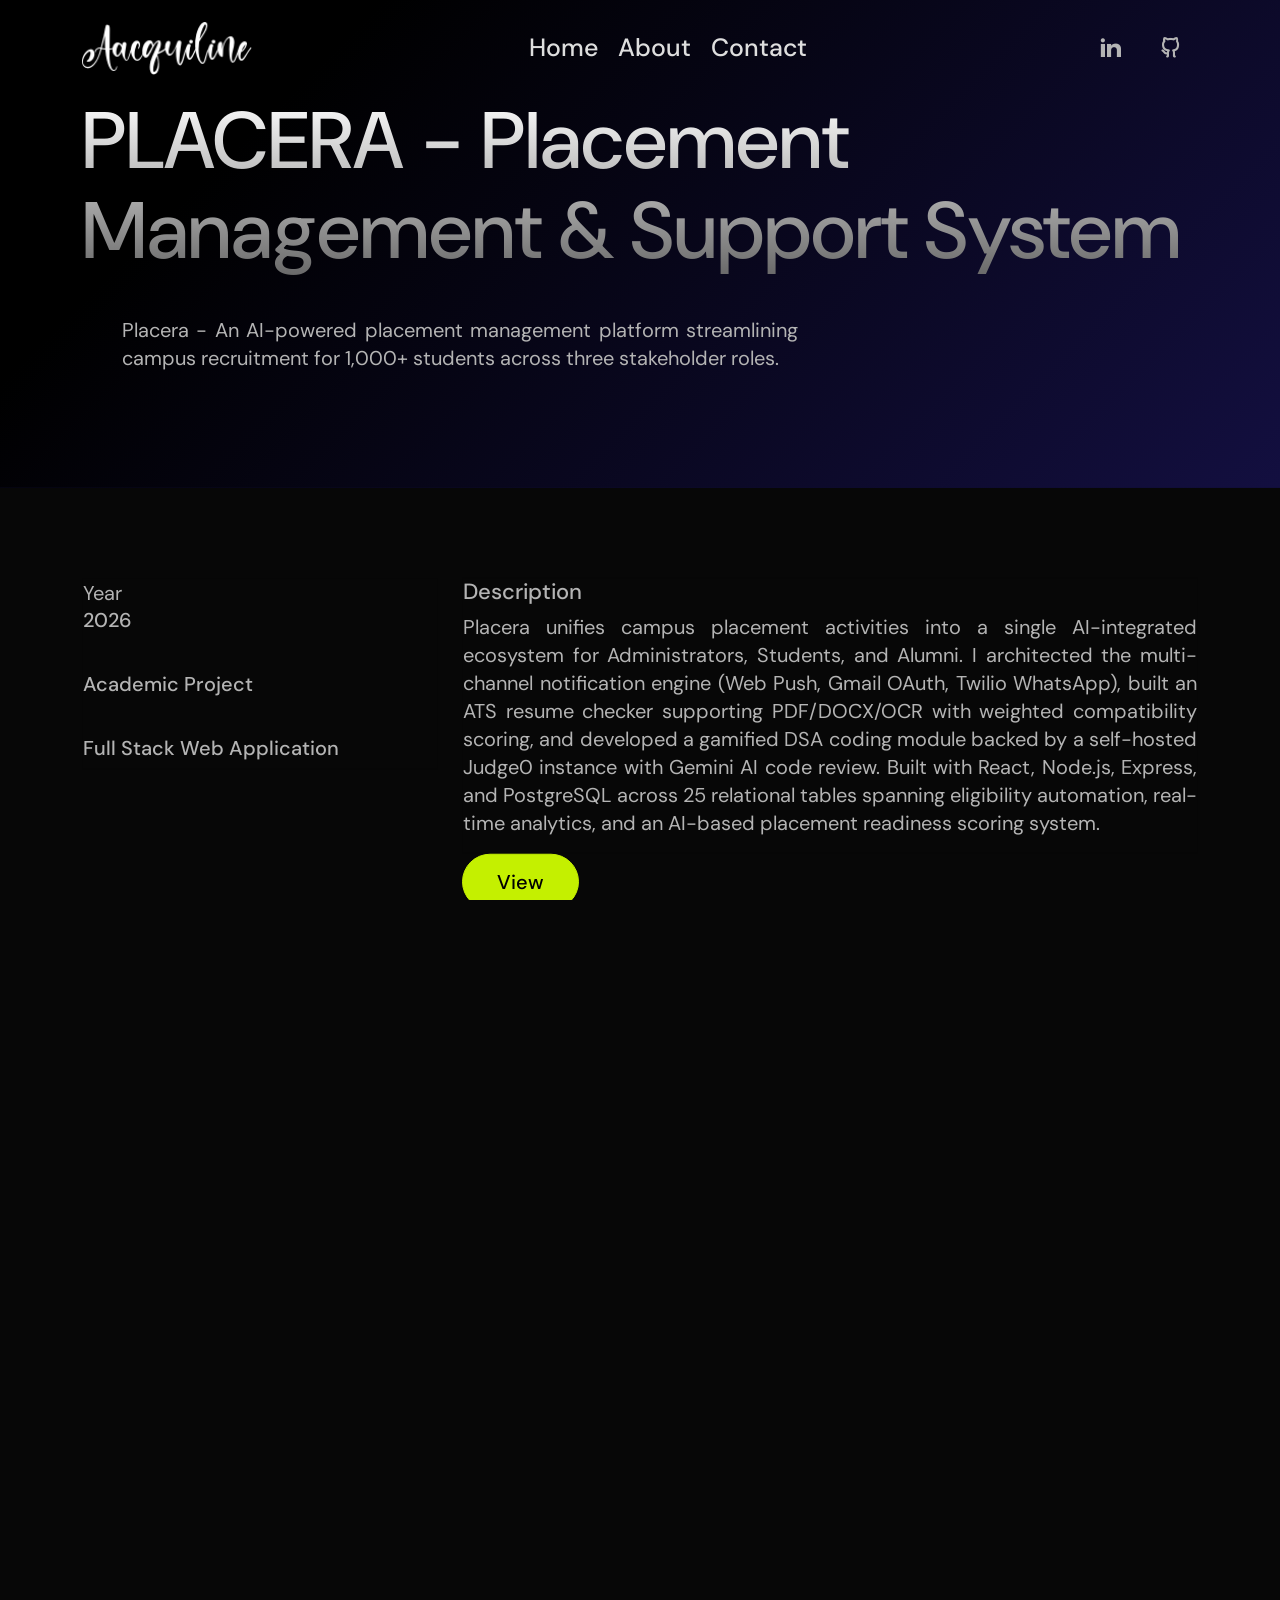
<file: placera.html>
<!DOCTYPE html>
<html lang="en">

<head>
    <!-- META -->
    <meta charset="utf-8">
    <meta http-equiv="X-UA-Compatible" content="IE=edge">
    <meta name="viewport" content="width=device-width, initial-scale=1">
    <meta name="description" content="AACQUILINE -  Portfolio ">
    <meta name="keywords" content="personal, portfolio, ai, computer science, full stack, developer">
    <meta name="author" content="AACQUILINE LINU VARGHESE">
    <!-- PAGE TITLE -->
    <title>AACQUILINE - Personal Portfolio</title>
    <!-- FAVICON ICON -->
    <link rel="icon" type="image/png" href="./favicon/favicon-96x96.png" sizes="96x96" />
    <link rel="icon" type="image/svg+xml" href="./favicon/favicon.svg" />
    <link rel="shortcut icon" href="./favicon/favicon.ico" />
    <link rel="apple-touch-icon" sizes="180x180" href="./favicon/apple-touch-icon.png" />
    <link rel="manifest" href="./favicon/site.webmanifest" />
    <!-- ALL GOOGLE FONTS -->
    <link rel="preconnect" href="https://fonts.googleapis.com">
    <link rel="preconnect" href="https://fonts.gstatic.com" crossorigin>
    <link
        href="https://fonts.googleapis.com/css2?family=DM+Sans:ital,opsz,wght@0,9..40,100..1000;1,9..40,100..1000&display=swap"
        rel="stylesheet">
    <!-- BOOTSTRAP CSS -->
    <link rel="stylesheet" href="assets/css/bootstrap.min.css" />
    <!-- FONT AWESOME CSS -->
    <link rel="stylesheet" href="assets/fonts/remixicon.css" />
    <!-- MAGNIFIC CSS -->
    <link rel="stylesheet" href="assets/css/magnific-popup.css">
    <!-- NICE SELECT CSS -->
    <link rel="stylesheet" href="assets/css/nice-select.min.css" />
    <!-- ANIMATE CSS -->
    <link rel="stylesheet" href="assets/css/animate.min.css" />
    <!-- SLICK CSS -->
    <link rel="stylesheet" href="assets/css/slick.min.css" />
    <!-- SPACING CSS -->
    <link rel="stylesheet" href="assets/css/spacing.css" />
    <!-- MAIN STYLE CSS -->
    <link rel="stylesheet" href="assets/css/style.css" />
    <!-- RESPONSIVE CSS -->
    <link rel="stylesheet" href="assets/css/responsive.css">
</head>

<body>
    <!-- START MAGIC CURSOR AND BALL AREA-->
    <div id="magic-cursor">
        <div id="ball"></div>
    </div>
    <!-- / END MAGIC CURSOR AND BALL AREA-->
    <!-- START MENU DESIGN AREA -->
    <header class="main-header">
        <div class="header-upper">
            <div class="container">
                <div class="header-inner d-flex align-items-center">
                    <!-- START LOGO DESIGN AREA -->
                    <div class="logo-outer">
                        <div class="logo">
                            <a href="index.html"><img src="assets/images/logos/sign.png" alt="Logo" title="Logo" /></a>
                        </div>
                    </div>
                    <!-- / END LOGO DESIGN AREA -->
                    <!-- START NAV DESIGN AREA -->
                    <div class="nav-outer clearfix mx-auto">
                        <!-- Main Menu -->
                        <nav class="main-menu navbar-expand-lg">
                            <div class="navbar-header">
                                <div class="mobile-logo">
                                    <a href="index.html">
                                        <img src="assets/images/logos/sign.png" alt="Logo" title="Logo" />
                                    </a>
                                </div>
                                <!-- Toggle Button -->
                                <button type="button" class="navbar-toggle" data-bs-toggle="collapse"
                                    data-bs-target=".navbar-collapse">
                                    <span class="icon-bar"></span>
                                    <span class="icon-bar"></span>
                                    <span class="icon-bar"></span>
                                </button>
                            </div>
                            <div class="navbar-collapse collapse">
                                <ul class="navigation clearfix">
                                    <li><a class="nav-link-click" href="index.html">Home</a></li>
                                    <li><a class="nav-link-click" href="about.html">about</a></li>
                                    <li><a class="nav-link-click" href="contact.html">Contact</a></li>
                                </ul>
                            </div>
                        </nav>
                        <!-- / END NAV DESIGN AREA -->
                    </div>
                    <div class="about-social text-center">
                        <ul>
                            <li><a href="https://www.linkedin.com/in/aacquiline-linu-varghese/"><i
                                        class="ri-linkedin-fill"></i></a></li>
                            <li><a href="https://github.com/Akku003/"><i class="ri-github-line"></i></a></li>
                        </ul>
                    </div>
                </div>
            </div>
        </div>
    </header>
    <!-- / END MENU DESIGN AREA -->
    <!-- START MENU DESIGN AREA -->
    <div id="smooth-wrapper">
        <div id="smooth-content">
            <main class="main-bg o-hidden">
                <!-- START HEADER DESIGN AREA -->
                <section class="single-page-hero-area">
                    <div class="container">
                        <div class="row align-items-center">
                            <div class="col-lg-12">
                                <h2>PLACERA - Placement Management & Support System</h2>
                                <p>Placera - An AI-powered placement management platform streamlining campus recruitment
                                    for 1,000+ students across three stakeholder roles.</p>
                            </div>
                        </div>
                    </div>
                </section>
                <!-- / END HEADER DESIGN AREA -->
                <!-- START SINGLE PAGE DETAILS DESIGN AREA -->
                <div class="single-project-page-design">
                    <div class="container pt-60 pb-40">
                        <div class="row">
                            <div class="col-lg-4">
                                <!-- START SINGLE LEFT DESIGN AREA -->
                                <div class="single-project-page-left wow fadeInUp delay-0-2s">
                                    <div class="single-info">
                                        <p>Year</p>
                                        <h3>2026</h3>
                                    </div>
                                    <div class="single-info">
                                        <h3>Academic Project</h3>
                                    </div>
                                    <div class="single-info">
                                        <h3>Full Stack Web Application</h3>
                                    </div>
                                </div>
                                <!-- / END SINGLE LEFT DESIGN AREA -->
                            </div>
                            <!-- START SINGLE RIGHT DESIGN AREA -->
                            <div class="col-lg-8">
                                <div class="single-project-page-right wow fadeInUp delay-0-4s">
                                    <h2>
                                        Description
                                    </h2>
                                    <p>Placera unifies campus placement activities into a single AI-integrated ecosystem
                                        for Administrators, Students, and Alumni. I architected the multi-channel
                                        notification engine (Web Push, Gmail OAuth, Twilio WhatsApp), built an ATS
                                        resume checker supporting PDF/DOCX/OCR with weighted compatibility scoring, and
                                        developed a gamified DSA coding module backed by a self-hosted Judge0 instance
                                        with Gemini AI code review. Built with React, Node.js, Express, and PostgreSQL
                                        across 25 relational tables spanning eligibility automation, real-time
                                        analytics, and an AI-based placement readiness scoring system.</p>
                                </div>
                                <div class="project-links">
                                    <a href="https://placeradeploy.vercel.app/" target="_blank"
                                        rel="noopener noreferrer" class="theme-btn project-github-btn">
                                        View
                                    </a>
                                </div>
                            </div>
                            <!-- / END SINGLE RIGHT DESIGN AREA -->
                        </div>
                    </div>
                </div>
                <!-- / END SINGLE PAGE DETAILS DESIGN AREA -->
                <!-- START CALL TO ACTION DESIGN AREA -->
                <section class="call-to-action-area">
                    <div class="container">
                        <div class="row">
                            <!-- START ABOUT TEXT DESIGN AREA -->
                            <div class="col-lg-12">
                                <div class="call-to-action-part wow fadeInUp delay-0-2s text-center">
                                    <h2>Let's Build Something Great Together</h2>
                                    <p>I'm a Computer Science graduate looking for full-time opportunities in AI, Deep
                                        Learning, and Full-Stack Development. If you'd like to collaborate, discuss a
                                        role, or just talk tech, I'd love to hear from you.</p>
                                    <div class="hero-btns">
                                        <a href="contact.html" class="theme-btn call-to-action-button">Let's Connect <i
                                                class="ri-download-line"></i></a>
                                    </div>
                                </div>
                            </div>
                            <!-- / END ABOUT TEXT DESIGN AREA -->
                        </div>
                    </div>
                </section>
                <!--  // END CALL TO ACTION DESIGN AREA -->
                <!-- START FOOTER DESIGN AREA -->
                <footer class="main-footer">
                    <div class="footer-bottom pt-50 pb-40">
                        <div class="container">
                            <div class="row">
                                <div class="col-lg-12 text-center">
                                    <div class="copyright-text">
                                        <p>
                                            &copy;Copyright <a href="index.html">AACQUILINE</a> All
                                            Rights Reserved.
                                        </p>
                                    </div>
                                </div>
                            </div>
                        </div>
                    </div>
                </footer>
            </main>
        </div>
    </div>
    <!-- / END FOOTER DESIGN AREA -->
    <!-- START SCROOL UP DESIGN AREA -->
    <div class="progress-wrap cursor-pointer">
        <i class="ri-arrow-up-s-line"></i>
        <svg class="progress-circle svg-content" width="100%" height="100%" viewBox="-1 -1 102 102">
            <path d="M50,1 a49,49 0 0,1 0,98 a49,49 0 0,1 0,-98" />
        </svg>
    </div>
    <!-- / END SCROOL UP DESIGN AREA -->
    <!-- JQUERY JS -->
    <script src="assets/js/jquery-3.6.0.min.js"></script>
    <!-- BOOTSTRAP JS-->
    <script src="assets/js/bootstrap.min.js"></script>
    <!-- APPEAR JS -->
    <script src="assets/js/appear.min.js"></script>
    <!-- MAGNIFICANT JS -->
    <script src="assets/js/jquery.magnific-popup.min.js"></script>
    <!-- SLICK JS-->
    <script src="assets/js/slick.min.js"></script>
    <!-- GSAP AND LOCOMOTIV JS-->
    <script src="assets/js/gsap.min.js"></script>
    <script src="assets/js/ScrollSmoother.min.js"></script>
    <script src="assets/js/ScrollTrigger.min.js"></script>
    <script src="assets/js/smoother-script.js"></script>
    <!-- NICE SELECT JS-->
    <script src="assets/js/jquery.nice-select.min.js"></script>
    <!-- IMAGE LOADER JS-->
    <script src="assets/js/imagesloaded.pkgd.min.js"></script>
    <!-- ISOTOPE JS-->
    <script src="assets/js/isotope.pkgd.min.js"></script>
    <!--  WOW ANIMATION JS-->
    <script src="assets/js/wow.min.js"></script>
    <!-- SCRIPT JS-->
    <script src="assets/js/script.js"></script>
</body>

</html>
</file>
<file: assets/css/spacing.css>
/*
* ----------------------------------------------------------------------------------------
Author       : Hridoy
Template Name: Liam - Creative Portfolio Showcase Template
Version      : 1.0                                          
* ----------------------------------------------------------------------------------------
*/
/*
* ----------------------------------------------------------------------------------------
*PADDING MARGIN
* ----------------------------------------------------------------------------------------
*/
.p-5 {
    padding: 5px !important;
}

.p-10 {
    padding: 10px;
}

.p-15 {
    padding: 15px;
}

.p-20 {
    padding: 20px;
}

.p-25 {
    padding: 25px;
}

.p-30 {
    padding: 30px;
}

.p-35 {
    padding: 35px;
}

.p-40 {
    padding: 40px;
}

.p-45 {
    padding: 45px;
}

.p-50 {
    padding: 50px;
}

.p-55 {
    padding: 55px;
}

.p-60 {
    padding: 60px;
}

.p-65 {
    padding: 65px;
}

.p-70 {
    padding: 70px;
}

.p-75 {
    padding: 75px;
}

.p-80 {
    padding: 80px;
}

.p-85 {
    padding: 85px;
}

.p-90 {
    padding: 90px;
}

.p-95 {
    padding: 95px;
}

.p-100 {
    padding: 100px;
}

.p-105 {
    padding: 105px;
}

.p-110 {
    padding: 110px;
}

.p-115 {
    padding: 115px;
}

.p-120 {
    padding: 120px;
}

.p-125 {
    padding: 125px;
}

.p-130 {
    padding: 130px;
}

.p-135 {
    padding: 135px;
}

.p-140 {
    padding: 140px;
}

.p-145 {
    padding: 145px;
}

.p-150 {
    padding: 150px;
}

.p-155 {
    padding: 155px;
}

.p-160 {
    padding: 160px;
}

.p-165 {
    padding: 165px;
}

.p-170 {
    padding: 170px;
}

.p-175 {
    padding: 175px;
}

.p-180 {
    padding: 180px;
}

.p-185 {
    padding: 185px;
}

.p-190 {
    padding: 190px;
}

.p-195 {
    padding: 195px;
}

.p-200 {
    padding: 200px;
}

.p-205 {
    padding: 205px;
}

.p-210 {
    padding: 210px;
}

.p-215 {
    padding: 215px;
}

.p-220 {
    padding: 220px;
}

.p-225 {
    padding: 225px;
}

.p-230 {
    padding: 230px;
}

.p-235 {
    padding: 235px;
}

.p-240 {
    padding: 240px;
}

.p-245 {
    padding: 245px;
}

.p-250 {
    padding: 250px;
}

/* Padding Top */
.pt-5,
.py-5 {
    padding-top: 5px !important;
}

.pt-10,
.py-10 {
    padding-top: 10px;
}

.pt-15,
.py-15 {
    padding-top: 15px;
}

.pt-20,
.py-20 {
    padding-top: 20px;
}

.pt-25,
.py-25 {
    padding-top: 25px;
}

.pt-30,
.py-30 {
    padding-top: 30px;
}

.pt-35,
.py-35 {
    padding-top: 35px;
}

.pt-40,
.py-40 {
    padding-top: 40px;
}

.pt-45,
.py-45 {
    padding-top: 45px;
}

.pt-50,
.py-50 {
    padding-top: 50px;
}

.pt-55,
.py-55 {
    padding-top: 55px;
}

.pt-60,
.py-60 {
    padding-top: 60px;
}

.pt-65,
.py-65 {
    padding-top: 65px;
}

.pt-70,
.py-70 {
    padding-top: 70px;
}

.pt-75,
.py-75 {
    padding-top: 75px;
}

.pt-80,
.py-80 {
    padding-top: 80px;
}

.pt-85,
.py-85 {
    padding-top: 85px;
}

.pt-90,
.py-90 {
    padding-top: 90px;
}

.pt-95,
.py-95 {
    padding-top: 95px;
}

.pt-100,
.py-100 {
    padding-top: 100px;
}

.pt-105,
.py-105 {
    padding-top: 105px;
}

.pt-110,
.py-110 {
    padding-top: 110px;
}

.pt-115,
.py-115 {
    padding-top: 115px;
}

.pt-120,
.py-120 {
    padding-top: 120px;
}

.pt-125,
.py-125 {
    padding-top: 125px;
}

.pt-130,
.py-130 {
    padding-top: 130px;
}

.pt-135,
.py-135 {
    padding-top: 135px;
}

.pt-140,
.py-140 {
    padding-top: 140px;
}

.pt-145,
.py-145 {
    padding-top: 145px;
}

.pt-150,
.py-150 {
    padding-top: 150px;
}

.pt-155,
.py-155 {
    padding-top: 155px;
}

.pt-160,
.py-160 {
    padding-top: 160px;
}

.pt-165,
.py-165 {
    padding-top: 165px;
}

.pt-170,
.py-170 {
    padding-top: 170px;
}

.pt-175,
.py-175 {
    padding-top: 175px;
}

.pt-180,
.py-180 {
    padding-top: 180px;
}

.pt-185,
.py-185 {
    padding-top: 185px;
}

.pt-190,
.py-190 {
    padding-top: 190px;
}

.pt-195,
.py-195 {
    padding-top: 195px;
}

.pt-200,
.py-200 {
    padding-top: 200px;
}

.pt-205,
.py-205 {
    padding-top: 205px;
}

.pt-210,
.py-210 {
    padding-top: 210px;
}

.pt-215,
.py-215 {
    padding-top: 215px;
}

.pt-220,
.py-220 {
    padding-top: 220px;
}

.pt-225,
.py-225 {
    padding-top: 225px;
}

.pt-230,
.py-230 {
    padding-top: 230px;
}

.pt-235,
.py-235 {
    padding-top: 235px;
}

.pt-240,
.py-240 {
    padding-top: 240px;
}

.pt-245,
.py-245 {
    padding-top: 245px;
}

.pt-250,
.py-250 {
    padding-top: 250px;
}

/* Padding Bottom */
.pb-5,
.py-5 {
    padding-bottom: 5px !important;
}

.pb-10,
.py-10 {
    padding-bottom: 10px;
}

.pb-15,
.py-15 {
    padding-bottom: 15px;
}

.pb-20,
.py-20 {
    padding-bottom: 20px;
}

.pb-25,
.py-25 {
    padding-bottom: 25px;
}

.pb-30,
.py-30 {
    padding-bottom: 30px;
}

.pb-35,
.py-35 {
    padding-bottom: 35px;
}

.pb-40,
.py-40 {
    padding-bottom: 40px;
}

.pb-45,
.py-45 {
    padding-bottom: 45px;
}

.pb-50,
.py-50 {
    padding-bottom: 50px;
}

.pb-55,
.py-55 {
    padding-bottom: 55px;
}

.pb-60,
.py-60 {
    padding-bottom: 60px;
}

.pb-65,
.py-65 {
    padding-bottom: 65px;
}

.pb-70,
.py-70 {
    padding-bottom: 70px;
}

.pb-75,
.py-75 {
    padding-bottom: 75px;
}

.pb-80,
.py-80 {
    padding-bottom: 80px;
}

.pb-85,
.py-85 {
    padding-bottom: 85px;
}

.pb-90,
.py-90 {
    padding-bottom: 90px;
}

.pb-95,
.py-95 {
    padding-bottom: 95px;
}

.pb-100,
.py-100 {
    padding-bottom: 100px;
}

.pb-105,
.py-105 {
    padding-bottom: 105px;
}

.pb-110,
.py-110 {
    padding-bottom: 110px;
}

.pb-115,
.py-115 {
    padding-bottom: 115px;
}

.pb-120,
.py-120 {
    padding-bottom: 120px;
}

.pb-125,
.py-125 {
    padding-bottom: 125px;
}

.pb-130,
.py-130 {
    padding-bottom: 130px;
}

.pb-135,
.py-135 {
    padding-bottom: 135px;
}

.pb-140,
.py-140 {
    padding-bottom: 140px;
}

.pb-145,
.py-145 {
    padding-bottom: 145px;
}

.pb-150,
.py-150 {
    padding-bottom: 150px;
}

.pb-155,
.py-155 {
    padding-bottom: 155px;
}

.pb-160,
.py-160 {
    padding-bottom: 160px;
}

.pb-165,
.py-165 {
    padding-bottom: 165px;
}

.pb-170,
.py-170 {
    padding-bottom: 170px;
}

.pb-175,
.py-175 {
    padding-bottom: 175px;
}

.pb-180,
.py-180 {
    padding-bottom: 180px;
}

.pb-185,
.py-185 {
    padding-bottom: 185px;
}

.pb-190,
.py-190 {
    padding-bottom: 190px;
}

.pb-195,
.py-195 {
    padding-bottom: 195px;
}

.pb-200,
.py-200 {
    padding-bottom: 200px;
}

.pb-205,
.py-205 {
    padding-bottom: 205px;
}

.pb-210,
.py-210 {
    padding-bottom: 210px;
}

.pb-215,
.py-215 {
    padding-bottom: 215px;
}

.pb-220,
.py-220 {
    padding-bottom: 220px;
}

.pb-225,
.py-225 {
    padding-bottom: 225px;
}

.pb-230,
.py-230 {
    padding-bottom: 230px;
}

.pb-235,
.py-235 {
    padding-bottom: 235px;
}

.pb-240,
.py-240 {
    padding-bottom: 240px;
}

.pb-245,
.py-245 {
    padding-bottom: 245px;
}

.pb-250,
.py-250 {
    padding-bottom: 250px;
}

/* Margin Around */
.m-5 {
    margin: 5px !important;
}

.m-10 {
    margin: 10px;
}

.m-15 {
    margin: 15px;
}

.m-20 {
    margin: 20px;
}

.m-25 {
    margin: 25px;
}

.m-30 {
    margin: 30px;
}

.m-35 {
    margin: 35px;
}

.m-40 {
    margin: 40px;
}

.m-45 {
    margin: 45px;
}

.m-50 {
    margin: 50px;
}

.m-55 {
    margin: 55px;
}

.m-60 {
    margin: 60px;
}

.m-65 {
    margin: 65px;
}

.m-70 {
    margin: 70px;
}

.m-75 {
    margin: 75px;
}

.m-80 {
    margin: 80px;
}

.m-85 {
    margin: 85px;
}

.m-90 {
    margin: 90px;
}

.m-95 {
    margin: 95px;
}

.m-100 {
    margin: 100px;
}

.m-105 {
    margin: 105px;
}

.m-110 {
    margin: 110px;
}

.m-115 {
    margin: 115px;
}

.m-120 {
    margin: 120px;
}

.m-125 {
    margin: 125px;
}

.m-130 {
    margin: 130px;
}

.m-135 {
    margin: 135px;
}

.m-140 {
    margin: 140px;
}

.m-145 {
    margin: 145px;
}

.m-150 {
    margin: 150px;
}

.m-155 {
    margin: 155px;
}

.m-160 {
    margin: 160px;
}

.m-165 {
    margin: 165px;
}

.m-170 {
    margin: 170px;
}

.m-175 {
    margin: 175px;
}

.m-180 {
    margin: 180px;
}

.m-185 {
    margin: 185px;
}

.m-190 {
    margin: 190px;
}

.m-195 {
    margin: 195px;
}

.m-200 {
    margin: 200px;
}

.m-205 {
    margin: 205px;
}

.m-210 {
    margin: 210px;
}

.m-215 {
    margin: 215px;
}

.m-220 {
    margin: 220px;
}

.m-225 {
    margin: 225px;
}

.m-230 {
    margin: 230px;
}

.m-235 {
    margin: 235px;
}

.m-240 {
    margin: 240px;
}

.m-245 {
    margin: 245px;
}

.m-250 {
    margin: 250px;
}

/* Margin Top */
.mt-5,
.my-5 {
    margin-top: 5px !important;
}

.mt-10,
.my-10 {
    margin-top: 10px;
}

.mt-15,
.my-15 {
    margin-top: 15px;
}

.mt-20,
.my-20 {
    margin-top: 20px;
}

.mt-25,
.my-25 {
    margin-top: 25px;
}

.mt-30,
.my-30 {
    margin-top: 30px;
}

.mt-35,
.my-35 {
    margin-top: 35px;
}

.mt-40,
.my-40 {
    margin-top: 40px;
}

.mt-45,
.my-45 {
    margin-top: 45px;
}

.mt-50,
.my-50 {
    margin-top: 50px;
}

.mt-55,
.my-55 {
    margin-top: 55px;
}

.mt-60,
.my-60 {
    margin-top: 60px;
}

.mt-65,
.my-65 {
    margin-top: 65px;
}

.mt-70,
.my-70 {
    margin-top: 70px;
}

.mt-75,
.my-75 {
    margin-top: 75px;
}

.mt-80,
.my-80 {
    margin-top: 80px;
}

.mt-85,
.my-85 {
    margin-top: 85px;
}

.mt-90,
.my-90 {
    margin-top: 90px;
}

.mt-95,
.my-95 {
    margin-top: 95px;
}

.mt-100,
.my-100 {
    margin-top: 100px;
}

.mt-105,
.my-105 {
    margin-top: 105px;
}

.mt-110,
.my-110 {
    margin-top: 110px;
}

.mt-115,
.my-115 {
    margin-top: 115px;
}

.mt-120,
.my-120 {
    margin-top: 120px;
}

.mt-125,
.my-125 {
    margin-top: 125px;
}

.mt-130,
.my-130 {
    margin-top: 130px;
}

.mt-135,
.my-135 {
    margin-top: 135px;
}

.mt-140,
.my-140 {
    margin-top: 140px;
}

.mt-145,
.my-145 {
    margin-top: 145px;
}

.mt-150,
.my-150 {
    margin-top: 150px;
}

.mt-155,
.my-155 {
    margin-top: 155px;
}

.mt-160,
.my-160 {
    margin-top: 160px;
}

.mt-165,
.my-165 {
    margin-top: 165px;
}

.mt-170,
.my-170 {
    margin-top: 170px;
}

.mt-175,
.my-175 {
    margin-top: 175px;
}

.mt-180,
.my-180 {
    margin-top: 180px;
}

.mt-185,
.my-185 {
    margin-top: 185px;
}

.mt-190,
.my-190 {
    margin-top: 190px;
}

.mt-195,
.my-195 {
    margin-top: 195px;
}

.mt-200,
.my-200 {
    margin-top: 200px;
}

.mt-205,
.my-205 {
    margin-top: 205px;
}

.mt-210,
.my-210 {
    margin-top: 210px;
}

.mt-215,
.my-215 {
    margin-top: 215px;
}

.mt-220,
.my-220 {
    margin-top: 220px;
}

.mt-225,
.my-225 {
    margin-top: 225px;
}

.mt-230,
.my-230 {
    margin-top: 230px;
}

.mt-235,
.my-235 {
    margin-top: 235px;
}

.mt-240,
.my-240 {
    margin-top: 240px;
}

.mt-245,
.my-245 {
    margin-top: 245px;
}

.mt-250,
.my-250 {
    margin-top: 250px;
}

/* Margin Bottom */
.mb-5,
.my-5 {
    margin-bottom: 5px !important;
}

.mb-10,
.my-10 {
    margin-bottom: 10px;
}

.mb-15,
.my-15 {
    margin-bottom: 15px;
}

.mb-20,
.my-20 {
    margin-bottom: 20px;
}

.mb-25,
.my-25 {
    margin-bottom: 25px;
}

.mb-30,
.my-30 {
    margin-bottom: 30px;
}

.mb-35,
.my-35 {
    margin-bottom: 35px;
}

.mb-40,
.my-40 {
    margin-bottom: 40px;
}

.mb-45,
.my-45 {
    margin-bottom: 45px;
}

.mb-50,
.my-50 {
    margin-bottom: 50px;
}

.mb-55,
.my-55 {
    margin-bottom: 55px;
}

.mb-60,
.my-60 {
    margin-bottom: 60px;
}

.mb-65,
.my-65 {
    margin-bottom: 65px;
}

.mb-70,
.my-70 {
    margin-bottom: 70px;
}

.mb-75,
.my-75 {
    margin-bottom: 75px;
}

.mb-80,
.my-80 {
    margin-bottom: 80px;
}

.mb-85,
.my-85 {
    margin-bottom: 85px;
}

.mb-90,
.my-90 {
    margin-bottom: 90px;
}

.mb-95,
.my-95 {
    margin-bottom: 95px;
}

.mb-100,
.my-100 {
    margin-bottom: 100px;
}

.mb-105,
.my-105 {
    margin-bottom: 105px;
}

.mb-110,
.my-110 {
    margin-bottom: 110px;
}

.mb-115,
.my-115 {
    margin-bottom: 115px;
}

.mb-120,
.my-120 {
    margin-bottom: 120px;
}

.mb-125,
.my-125 {
    margin-bottom: 125px;
}

.mb-130,
.my-130 {
    margin-bottom: 130px;
}

.mb-135,
.my-135 {
    margin-bottom: 135px;
}

.mb-140,
.my-140 {
    margin-bottom: 140px;
}

.mb-145,
.my-145 {
    margin-bottom: 145px;
}

.mb-150,
.my-150 {
    margin-bottom: 150px;
}

.mb-155,
.my-155 {
    margin-bottom: 155px;
}

.mb-160,
.my-160 {
    margin-bottom: 160px;
}

.mb-165,
.my-165 {
    margin-bottom: 165px;
}

.mb-170,
.my-170 {
    margin-bottom: 170px;
}

.mb-175,
.my-175 {
    margin-bottom: 175px;
}

.mb-180,
.my-180 {
    margin-bottom: 180px;
}

.mb-185,
.my-185 {
    margin-bottom: 185px;
}

.mb-190,
.my-190 {
    margin-bottom: 190px;
}

.mb-195,
.my-195 {
    margin-bottom: 195px;
}

.mb-200,
.my-200 {
    margin-bottom: 200px;
}

.mb-205,
.my-205 {
    margin-bottom: 205px;
}

.mb-210,
.my-210 {
    margin-bottom: 210px;
}

.mb-215,
.my-215 {
    margin-bottom: 215px;
}

.mb-220,
.my-220 {
    margin-bottom: 220px;
}

.mb-225,
.my-225 {
    margin-bottom: 225px;
}

.mb-230,
.my-230 {
    margin-bottom: 230px;
}

.mb-235,
.my-235 {
    margin-bottom: 235px;
}

.mb-240,
.my-240 {
    margin-bottom: 240px;
}

.mb-245,
.my-245 {
    margin-bottom: 245px;
}

.mb-250,
.my-250 {
    margin-bottom: 250px;
}

/* Responsive Padding Margin */
@media only screen and (max-width: 991px) {

    /* Padding Around */
    .rp-0 {
        padding: 0px !important;
    }

    .rp-5 {
        padding: 5px !important;
    }

    .rp-10 {
        padding: 10px;
    }

    .rp-15 {
        padding: 15px;
    }

    .rp-20 {
        padding: 20px;
    }

    .rp-25 {
        padding: 25px;
    }

    .rp-30 {
        padding: 30px;
    }

    .rp-35 {
        padding: 35px;
    }

    .rp-40 {
        padding: 40px;
    }

    .rp-45 {
        padding: 45px;
    }

    .rp-50 {
        padding: 50px;
    }

    .rp-55 {
        padding: 55px;
    }

    .rp-60 {
        padding: 60px;
    }

    .rp-65 {
        padding: 65px;
    }

    .rp-70 {
        padding: 70px;
    }

    .rp-75 {
        padding: 75px;
    }

    .rp-80 {
        padding: 80px;
    }

    .rp-85 {
        padding: 85px;
    }

    .rp-90 {
        padding: 90px;
    }

    .rp-95 {
        padding: 95px;
    }

    .rp-100 {
        padding: 100px;
    }

    .rp-105 {
        padding: 105px;
    }

    .rp-110 {
        padding: 110px;
    }

    .rp-115 {
        padding: 115px;
    }

    .rp-120 {
        padding: 120px;
    }

    .rp-125 {
        padding: 125px;
    }

    .rp-130 {
        padding: 130px;
    }

    .rp-135 {
        padding: 135px;
    }

    .rp-140 {
        padding: 140px;
    }

    .rp-145 {
        padding: 145px;
    }

    .rp-150 {
        padding: 150px;
    }

    /* Padding Top */
    .rpt-0,
    .rpy-0 {
        padding-top: 0px !important;
    }

    .rpt-5,
    .rpy-5 {
        padding-top: 5px !important;
    }

    .rpt-10,
    .rpy-10 {
        padding-top: 10px;
    }

    .rpt-15,
    .rpy-15 {
        padding-top: 15px;
    }

    .rpt-20,
    .rpy-20 {
        padding-top: 20px;
    }

    .rpt-25,
    .rpy-25 {
        padding-top: 25px;
    }

    .rpt-30,
    .rpy-30 {
        padding-top: 30px;
    }

    .rpt-35,
    .rpy-35 {
        padding-top: 35px;
    }

    .rpt-40,
    .rpy-40 {
        padding-top: 40px;
    }

    .rpt-45,
    .rpy-45 {
        padding-top: 45px;
    }

    .rpt-50,
    .rpy-50 {
        padding-top: 50px;
    }

    .rpt-55,
    .rpy-55 {
        padding-top: 55px;
    }

    .rpt-60,
    .rpy-60 {
        padding-top: 60px;
    }

    .rpt-65,
    .rpy-65 {
        padding-top: 65px;
    }

    .rpt-70,
    .rpy-70 {
        padding-top: 70px;
    }

    .rpt-75,
    .rpy-75 {
        padding-top: 75px;
    }

    .rpt-80,
    .rpy-80 {
        padding-top: 80px;
    }

    .rpt-85,
    .rpy-85 {
        padding-top: 85px;
    }

    .rpt-90,
    .rpy-90 {
        padding-top: 90px;
    }

    .rpt-95,
    .rpy-95 {
        padding-top: 95px;
    }

    .rpt-100,
    .rpy-100 {
        padding-top: 100px;
    }

    .rpt-105,
    .rpy-105 {
        padding-top: 105px;
    }

    .rpt-110,
    .rpy-110 {
        padding-top: 110px;
    }

    .rpt-115,
    .rpy-115 {
        padding-top: 115px;
    }

    .rpt-120,
    .rpy-120 {
        padding-top: 120px;
    }

    .rpt-125,
    .rpy-125 {
        padding-top: 125px;
    }

    .rpt-130,
    .rpy-130 {
        padding-top: 130px;
    }

    .rpt-135,
    .rpy-135 {
        padding-top: 135px;
    }

    .rpt-140,
    .rpy-140 {
        padding-top: 140px;
    }

    .rpt-145,
    .rpy-145 {
        padding-top: 145px;
    }

    .rpt-150,
    .rpy-150 {
        padding-top: 150px;
    }

    /* Padding Bottom */
    .rpb-0,
    .rpy-0 {
        padding-bottom: 0px !important;
    }

    .rpb-5,
    .rpy-5 {
        padding-bottom: 5px !important;
    }

    .rpb-10,
    .rpy-10 {
        padding-bottom: 10px;
    }

    .rpb-15,
    .rpy-15 {
        padding-bottom: 15px;
    }

    .rpb-20,
    .rpy-20 {
        padding-bottom: 20px;
    }

    .rpb-25,
    .rpy-25 {
        padding-bottom: 25px;
    }

    .rpb-30,
    .rpy-30 {
        padding-bottom: 30px;
    }

    .rpb-35,
    .rpy-35 {
        padding-bottom: 35px;
    }

    .rpb-40,
    .rpy-40 {
        padding-bottom: 40px;
    }

    .rpb-45,
    .rpy-45 {
        padding-bottom: 45px;
    }

    .rpb-50,
    .rpy-50 {
        padding-bottom: 50px;
    }

    .rpb-55,
    .rpy-55 {
        padding-bottom: 55px;
    }

    .rpb-60,
    .rpy-60 {
        padding-bottom: 60px;
    }

    .rpb-65,
    .rpy-65 {
        padding-bottom: 65px;
    }

    .rpb-70,
    .rpy-70 {
        padding-bottom: 70px;
    }

    .rpb-75,
    .rpy-75 {
        padding-bottom: 75px;
    }

    .rpb-80,
    .rpy-80 {
        padding-bottom: 80px;
    }

    .rpb-85,
    .rpy-85 {
        padding-bottom: 85px;
    }

    .rpb-90,
    .rpy-90 {
        padding-bottom: 90px;
    }

    .rpb-95,
    .rpy-95 {
        padding-bottom: 95px;
    }

    .rpb-100,
    .rpy-100 {
        padding-bottom: 100px;
    }

    .rpb-105,
    .rpy-105 {
        padding-bottom: 105px;
    }

    .rpb-110,
    .rpy-110 {
        padding-bottom: 110px;
    }

    .rpb-115,
    .rpy-115 {
        padding-bottom: 115px;
    }

    .rpb-120,
    .rpy-120 {
        padding-bottom: 120px;
    }

    .rpb-125,
    .rpy-125 {
        padding-bottom: 125px;
    }

    .rpb-130,
    .rpy-130 {
        padding-bottom: 130px;
    }

    .rpb-135,
    .rpy-135 {
        padding-bottom: 135px;
    }

    .rpb-140,
    .rpy-140 {
        padding-bottom: 140px;
    }

    .rpb-145,
    .rpy-145 {
        padding-bottom: 145px;
    }

    .rpb-150,
    .rpy-150 {
        padding-bottom: 150px;
    }

    /* Margin Around */
    .rm-0 {
        margin: 0px !important;
    }

    .rm-5 {
        margin: 5px !important;
    }

    .rm-10 {
        margin: 10px;
    }

    .rm-15 {
        margin: 15px;
    }

    .rm-20 {
        margin: 20px;
    }

    .rm-25 {
        margin: 25px;
    }

    .rm-30 {
        margin: 30px;
    }

    .rm-35 {
        margin: 35px;
    }

    .rm-40 {
        margin: 40px;
    }

    .rm-45 {
        margin: 45px;
    }

    .rm-50 {
        margin: 50px;
    }

    .rm-55 {
        margin: 55px;
    }

    .rm-60 {
        margin: 60px;
    }

    .rm-65 {
        margin: 65px;
    }

    .rm-70 {
        margin: 70px;
    }

    .rm-75 {
        margin: 75px;
    }

    .rm-80 {
        margin: 80px;
    }

    .rm-85 {
        margin: 85px;
    }

    .rm-90 {
        margin: 90px;
    }

    .rm-95 {
        margin: 95px;
    }

    .rm-100 {
        margin: 100px;
    }

    .rm-105 {
        margin: 105px;
    }

    .rm-110 {
        margin: 110px;
    }

    .rm-115 {
        margin: 115px;
    }

    .rm-120 {
        margin: 120px;
    }

    .rm-125 {
        margin: 125px;
    }

    .rm-130 {
        margin: 130px;
    }

    .rm-135 {
        margin: 135px;
    }

    .rm-140 {
        margin: 140px;
    }

    .rm-145 {
        margin: 145px;
    }

    .rm-150 {
        margin: 150px;
    }

    /* Margin Top */
    .rmt-0,
    .rmy-0 {
        margin-top: 0px !important;
    }

    .rmt-5,
    .rmy-5 {
        margin-top: 5px !important;
    }

    .rmt-10,
    .rmy-10 {
        margin-top: 10px;
    }

    .rmt-15,
    .rmy-15 {
        margin-top: 15px;
    }

    .rmt-20,
    .rmy-20 {
        margin-top: 20px;
    }

    .rmt-25,
    .rmy-25 {
        margin-top: 25px;
    }

    .rmt-30,
    .rmy-30 {
        margin-top: 30px;
    }

    .rmt-35,
    .rmy-35 {
        margin-top: 35px;
    }

    .rmt-40,
    .rmy-40 {
        margin-top: 40px;
    }

    .rmt-45,
    .rmy-45 {
        margin-top: 45px;
    }

    .rmt-50,
    .rmy-50 {
        margin-top: 50px;
    }

    .rmt-55,
    .rmy-55 {
        margin-top: 55px;
    }

    .rmt-60,
    .rmy-60 {
        margin-top: 60px;
    }

    .rmt-65,
    .rmy-65 {
        margin-top: 65px;
    }

    .rmt-70,
    .rmy-70 {
        margin-top: 70px;
    }

    .rmt-75,
    .rmy-75 {
        margin-top: 75px;
    }

    .rmt-80,
    .rmy-80 {
        margin-top: 80px;
    }

    .rmt-85,
    .rmy-85 {
        margin-top: 85px;
    }

    .rmt-90,
    .rmy-90 {
        margin-top: 90px;
    }

    .rmt-95,
    .rmy-95 {
        margin-top: 95px;
    }

    .rmt-100,
    .rmy-100 {
        margin-top: 100px;
    }

    .rmt-105,
    .rmy-105 {
        margin-top: 105px;
    }

    .rmt-110,
    .rmy-110 {
        margin-top: 110px;
    }

    .rmt-115,
    .rmy-115 {
        margin-top: 115px;
    }

    .rmt-120,
    .rmy-120 {
        margin-top: 120px;
    }

    .rmt-125,
    .rmy-125 {
        margin-top: 125px;
    }

    .rmt-130,
    .rmy-130 {
        margin-top: 130px;
    }

    .rmt-135,
    .rmy-135 {
        margin-top: 135px;
    }

    .rmt-140,
    .rmy-140 {
        margin-top: 140px;
    }

    .rmt-145,
    .rmy-145 {
        margin-top: 145px;
    }

    .rmt-150,
    .rmy-150 {
        margin-top: 150px;
    }

    /* Margin Bottom */
    .rmb-0,
    .rmy-0 {
        margin-bottom: 0px !important;
    }

    .rmb-5,
    .rmy-5 {
        margin-bottom: 5px !important;
    }

    .rmb-10,
    .rmy-10 {
        margin-bottom: 10px;
    }

    .rmb-15,
    .rmy-15 {
        margin-bottom: 15px;
    }

    .rmb-20,
    .rmy-20 {
        margin-bottom: 20px;
    }

    .rmb-25,
    .rmy-25 {
        margin-bottom: 25px;
    }

    .rmb-30,
    .rmy-30 {
        margin-bottom: 30px;
    }

    .rmb-35,
    .rmy-35 {
        margin-bottom: 35px;
    }

    .rmb-40,
    .rmy-40 {
        margin-bottom: 40px;
    }

    .rmb-45,
    .rmy-45 {
        margin-bottom: 45px;
    }

    .rmb-50,
    .rmy-50 {
        margin-bottom: 50px;
    }

    .rmb-55,
    .rmy-55 {
        margin-bottom: 55px;
    }

    .rmb-60,
    .rmy-60 {
        margin-bottom: 60px;
    }

    .rmb-65,
    .rmy-65 {
        margin-bottom: 65px;
    }

    .rmb-70,
    .rmy-70 {
        margin-bottom: 70px;
    }

    .rmb-75,
    .rmy-75 {
        margin-bottom: 75px;
    }

    .rmb-80,
    .rmy-80 {
        margin-bottom: 80px;
    }

    .rmb-85,
    .rmy-85 {
        margin-bottom: 85px;
    }

    .rmb-90,
    .rmy-90 {
        margin-bottom: 90px;
    }

    .rmb-95,
    .rmy-95 {
        margin-bottom: 95px;
    }

    .rmb-100,
    .rmy-100 {
        margin-bottom: 100px;
    }

    .rmb-105,
    .rmy-105 {
        margin-bottom: 105px;
    }

    .rmb-110,
    .rmy-110 {
        margin-bottom: 110px;
    }

    .rmb-115,
    .rmy-115 {
        margin-bottom: 115px;
    }

    .rmb-120,
    .rmy-120 {
        margin-bottom: 120px;
    }

    .rmb-125,
    .rmy-125 {
        margin-bottom: 125px;
    }

    .rmb-130,
    .rmy-130 {
        margin-bottom: 130px;
    }

    .rmb-135,
    .rmy-135 {
        margin-bottom: 135px;
    }

    .rmb-140,
    .rmy-140 {
        margin-bottom: 140px;
    }

    .rmb-145,
    .rmy-145 {
        margin-bottom: 145px;
    }

    .rmb-150,
    .rmy-150 {
        margin-bottom: 150px;
    }
}

/*******************************************************/
/***************** ## Custom Animation ****************/
/*******************************************************/
/* Animation Delay */
.delay-1-0s {
    -webkit-animation-delay: 1s;
    animation-delay: 1s;
}

.delay-2-0s {
    -webkit-animation-delay: 2s;
    animation-delay: 2s;
}

.delay-0-1s {
    -webkit-animation-delay: 0.1s;
    animation-delay: 0.1s;
}

.delay-0-2s {
    -webkit-animation-delay: 0.2s;
    animation-delay: 0.2s;
}

.delay-0-3s {
    -webkit-animation-delay: 0.3s;
    animation-delay: 0.3s;
}

.delay-0-4s {
    -webkit-animation-delay: 0.4s;
    animation-delay: 0.4s;
}

.delay-0-5s {
    -webkit-animation-delay: 0.5s;
    animation-delay: 0.5s;
}

.delay-0-6s {
    -webkit-animation-delay: 0.6s;
    animation-delay: 0.6s;
}

.delay-0-7s {
    -webkit-animation-delay: 0.7s;
    animation-delay: 0.7s;
}

.delay-0-8s {
    -webkit-animation-delay: 0.8s;
    animation-delay: 0.8s;
}

.delay-0-9s {
    -webkit-animation-delay: 0.9s;
    animation-delay: 0.9s;
}

.delay-1-1s {
    -webkit-animation-delay: 1.1s;
    animation-delay: 1.1s;
}

.delay-1-2s {
    -webkit-animation-delay: 1.2s;
    animation-delay: 1.2s;
}

.delay-1-3s {
    -webkit-animation-delay: 1.3s;
    animation-delay: 1.3s;
}

.delay-1-4s {
    -webkit-animation-delay: 1.4s;
    animation-delay: 1.4s;
}

.delay-1-5s {
    -webkit-animation-delay: 1.5s;
    animation-delay: 1.5s;
}

.delay-1-6s {
    -webkit-animation-delay: 1.6s;
    animation-delay: 1.6s;
}

.delay-1-7s {
    -webkit-animation-delay: 1.7s;
    animation-delay: 1.7s;
}

.delay-1-8s {
    -webkit-animation-delay: 1.8s;
    animation-delay: 1.8s;
}

.delay-1-9s {
    -webkit-animation-delay: 1.9s;
    animation-delay: 1.9s;
}

/* Border Radius */
.br-5 {
    border-radius: 5px;
}

.br-10 {
    border-radius: 10px;
}

.br-15 {
    border-radius: 15px;
}

.br-20 {
    border-radius: 20px;
}

.br-25 {
    border-radius: 25px;
}

.br-30 {
    border-radius: 30px;
}



/* Menu Sticky */
@-webkit-keyframes sticky {
    0% {
        top: -100px;
    }

    100% {
        top: 0;
    }
}

@keyframes sticky {
    0% {
        top: -100px;
    }

    100% {
        top: 0;
    }
}

/* Hero Circle */
@-webkit-keyframes rotated_circle {
    0% {
        -webkit-transform: rotate(0deg);
        transform: rotate(0deg);
    }

    100% {
        -webkit-transform: rotate(360deg);
        transform: rotate(360deg);
    }
}

@keyframes rotated_circle {
    0% {
        -webkit-transform: rotate(0deg);
        transform: rotate(0deg);
    }

    100% {
        -webkit-transform: rotate(360deg);
        transform: rotate(360deg);
    }
}

/* Feedback Rotated */
@-webkit-keyframes semi_rotated {

    0%,
    100% {
        -webkit-transform: rotate(20deg);
        transform: rotate(20deg);
    }

    50% {
        -webkit-transform: rotate(-20deg);
        transform: rotate(-20deg);
    }
}

@keyframes semi_rotated {

    0%,
    100% {
        -webkit-transform: rotate(20deg);
        transform: rotate(20deg);
    }

    50% {
        -webkit-transform: rotate(-20deg);
        transform: rotate(-20deg);
    }
}

/* Image BG Rotated */
@-webkit-keyframes semi_rotated_two {

    0%,
    100% {
        -webkit-transform: rotate(-11deg);
        transform: rotate(-11deg);
    }

    50% {
        -webkit-transform: rotate(11deg);
        transform: rotate(11deg);
    }
}

@keyframes semi_rotated_two {

    0%,
    100% {
        -webkit-transform: rotate(-11deg);
        transform: rotate(-11deg);
    }

    50% {
        -webkit-transform: rotate(11deg);
        transform: rotate(11deg);
    }
}

@-webkit-keyframes move_arround {
    0% {
        top: 20px;
        left: 20px;
    }

    25% {
        top: 20px;
        left: -20px;
    }

    50% {
        top: -20px;
        left: -20px;
    }

    75% {
        top: -20px;
        left: 20px;
    }

    100% {
        top: 20px;
        left: 20px;
    }
}

@keyframes move_arround {
    0% {
        top: 20px;
        left: 20px;
    }

    25% {
        top: 20px;
        left: -20px;
    }

    50% {
        top: -20px;
        left: -20px;
    }

    75% {
        top: -20px;
        left: 20px;
    }

    100% {
        top: 20px;
        left: 20px;
    }
}

/* Hero Circle */
@-webkit-keyframes upDownLeft {

    0%,
    100% {
        -webkit-transform: translate(0px, 0px);
        transform: translate(0px, 0px);
    }

    25%,
    75% {
        -webkit-transform: translate(0px, 50px);
        transform: translate(0px, 50px);
    }

    50% {
        -webkit-transform: translate(-50px, 50px);
        transform: translate(-50px, 50px);
    }
}

@keyframes upDownLeft {

    0%,
    100% {
        -webkit-transform: translate(0px, 0px);
        transform: translate(0px, 0px);
    }

    25%,
    75% {
        -webkit-transform: translate(0px, 50px);
        transform: translate(0px, 50px);
    }

    50% {
        -webkit-transform: translate(-50px, 50px);
        transform: translate(-50px, 50px);
    }
}

@-webkit-keyframes shapeAnimationOne {
    0% {
        -webkit-transform: translate(0px, 0px) rotate(0deg);
        transform: translate(0px, 0px) rotate(0deg);
    }

    25% {
        -webkit-transform: translate(0px, 150px) rotate(90deg);
        transform: translate(0px, 150px) rotate(90deg);
    }

    50% {
        -webkit-transform: translate(150px, 150px) rotate(180deg);
        transform: translate(150px, 150px) rotate(180deg);
    }

    75% {
        -webkit-transform: translate(150px, 0px) rotate(270deg);
        transform: translate(150px, 0px) rotate(270deg);
    }

    100% {
        -webkit-transform: translate(0px, 0px) rotate(360deg);
        transform: translate(0px, 0px) rotate(360deg);
    }
}

@keyframes shapeAnimationOne {
    0% {
        -webkit-transform: translate(0px, 0px) rotate(0deg);
        transform: translate(0px, 0px) rotate(0deg);
    }

    25% {
        -webkit-transform: translate(0px, 150px) rotate(90deg);
        transform: translate(0px, 150px) rotate(90deg);
    }

    50% {
        -webkit-transform: translate(150px, 150px) rotate(180deg);
        transform: translate(150px, 150px) rotate(180deg);
    }

    75% {
        -webkit-transform: translate(150px, 0px) rotate(270deg);
        transform: translate(150px, 0px) rotate(270deg);
    }

    100% {
        -webkit-transform: translate(0px, 0px) rotate(360deg);
        transform: translate(0px, 0px) rotate(360deg);
    }
}

@-webkit-keyframes shapeAnimationTwo {
    0% {
        -webkit-transform: translate(0px, 0px) rotate(0deg);
        transform: translate(0px, 0px) rotate(0deg);
    }

    25% {
        -webkit-transform: translate(-150px, 0px) rotate(270deg);
        transform: translate(-150px, 0px) rotate(270deg);
    }

    50% {
        -webkit-transform: translate(-150px, 150px) rotate(180deg);
        transform: translate(-150px, 150px) rotate(180deg);
    }

    75% {
        -webkit-transform: translate(0px, 150px) rotate(90deg);
        transform: translate(0px, 150px) rotate(90deg);
    }

    100% {
        -webkit-transform: translate(0px, 0px) rotate(360deg);
        transform: translate(0px, 0px) rotate(360deg);
    }
}

@keyframes shapeAnimationTwo {
    0% {
        -webkit-transform: translate(0px, 0px) rotate(0deg);
        transform: translate(0px, 0px) rotate(0deg);
    }

    25% {
        -webkit-transform: translate(-150px, 0px) rotate(270deg);
        transform: translate(-150px, 0px) rotate(270deg);
    }

    50% {
        -webkit-transform: translate(-150px, 150px) rotate(180deg);
        transform: translate(-150px, 150px) rotate(180deg);
    }

    75% {
        -webkit-transform: translate(0px, 150px) rotate(90deg);
        transform: translate(0px, 150px) rotate(90deg);
    }

    100% {
        -webkit-transform: translate(0px, 0px) rotate(360deg);
        transform: translate(0px, 0px) rotate(360deg);
    }
}

@-webkit-keyframes shapeAnimationThree {
    0% {
        -webkit-transform: translate(0px, 0px) rotate(0deg);
        transform: translate(0px, 0px) rotate(0deg);
    }

    25% {
        -webkit-transform: translate(50px, 150px) rotate(90deg);
        transform: translate(50px, 150px) rotate(90deg);
    }

    50% {
        -webkit-transform: translate(150px, 150px) rotate(180deg);
        transform: translate(150px, 150px) rotate(180deg);
    }

    75% {
        -webkit-transform: translate(150px, 50px) rotate(270deg);
        transform: translate(150px, 50px) rotate(270deg);
    }

    100% {
        -webkit-transform: translate(0px, 0px) rotate(360deg);
        transform: translate(0px, 0px) rotate(360deg);
    }
}

@keyframes shapeAnimationThree {
    0% {
        -webkit-transform: translate(0px, 0px) rotate(0deg);
        transform: translate(0px, 0px) rotate(0deg);
    }

    25% {
        -webkit-transform: translate(50px, 150px) rotate(90deg);
        transform: translate(50px, 150px) rotate(90deg);
    }

    50% {
        -webkit-transform: translate(150px, 150px) rotate(180deg);
        transform: translate(150px, 150px) rotate(180deg);
    }

    75% {
        -webkit-transform: translate(150px, 50px) rotate(270deg);
        transform: translate(150px, 50px) rotate(270deg);
    }

    100% {
        -webkit-transform: translate(0px, 0px) rotate(360deg);
        transform: translate(0px, 0px) rotate(360deg);
    }
}

@-webkit-keyframes shapeAnimationFour {
    0% {
        -webkit-transform: translate(0px, 0px) rotate(0deg);
        transform: translate(0px, 0px) rotate(0deg);
    }

    25% {
        -webkit-transform: translate(-150px -50px) rotate(90deg);
        transform: translate(-150px -50px) rotate(90deg);
    }

    50% {
        -webkit-transform: translate(-150px, -150px) rotate(180deg);
        transform: translate(-150px, -150px) rotate(180deg);
    }

    75% {
        -webkit-transform: translate(-50px, -150px) rotate(270deg);
        transform: translate(-50px, -150px) rotate(270deg);
    }

    100% {
        -webkit-transform: translate(0px, 0px) rotate(360deg);
        transform: translate(0px, 0px) rotate(360deg);
    }
}

@keyframes shapeAnimationFour {
    0% {
        -webkit-transform: translate(0px, 0px) rotate(0deg);
        transform: translate(0px, 0px) rotate(0deg);
    }

    25% {
        -webkit-transform: translate(-150px -50px) rotate(90deg);
        transform: translate(-150px -50px) rotate(90deg);
    }

    50% {
        -webkit-transform: translate(-150px, -150px) rotate(180deg);
        transform: translate(-150px, -150px) rotate(180deg);
    }

    75% {
        -webkit-transform: translate(-50px, -150px) rotate(270deg);
        transform: translate(-50px, -150px) rotate(270deg);
    }

    100% {
        -webkit-transform: translate(0px, 0px) rotate(360deg);
        transform: translate(0px, 0px) rotate(360deg);
    }
}

@-webkit-keyframes shapeAnimationFive {
    0% {
        -webkit-transform: translate(0px, 0px) rotate(0deg);
        transform: translate(0px, 0px) rotate(0deg);
    }

    25% {
        -webkit-transform: translate(-100px -100px) rotate(90deg);
        transform: translate(-100px -100px) rotate(90deg);
    }

    50% {
        -webkit-transform: translate(100px, 50px) rotate(180deg);
        transform: translate(100px, 50px) rotate(180deg);
    }

    75% {
        -webkit-transform: translate(-100px, 150px) rotate(270deg);
        transform: translate(-100px, 150px) rotate(270deg);
    }

    100% {
        -webkit-transform: translate(0px, 0px) rotate(360deg);
        transform: translate(0px, 0px) rotate(360deg);
    }
}

@keyframes shapeAnimationFive {
    0% {
        -webkit-transform: translate(0px, 0px) rotate(0deg);
        transform: translate(0px, 0px) rotate(0deg);
    }

    25% {
        -webkit-transform: translate(-100px -100px) rotate(90deg);
        transform: translate(-100px -100px) rotate(90deg);
    }

    50% {
        -webkit-transform: translate(100px, 50px) rotate(180deg);
        transform: translate(100px, 50px) rotate(180deg);
    }

    75% {
        -webkit-transform: translate(-100px, 150px) rotate(270deg);
        transform: translate(-100px, 150px) rotate(270deg);
    }

    100% {
        -webkit-transform: translate(0px, 0px) rotate(360deg);
        transform: translate(0px, 0px) rotate(360deg);
    }
}

@-webkit-keyframes down-up-one {
    0% {
        -webkit-transform: rotateX(0deg) translateY(0px);
        transform: rotateX(0deg) translateY(0px);
    }

    50% {
        -webkit-transform: rotateX(0deg) translateY(25px);
        transform: rotateX(0deg) translateY(25px);
    }

    100% {
        -webkit-transform: rotateX(0deg) translateY(0px);
        transform: rotateX(0deg) translateY(0px);
    }
}

@keyframes down-up-one {
    0% {
        -webkit-transform: rotateX(0deg) translateY(0px);
        transform: rotateX(0deg) translateY(0px);
    }

    50% {
        -webkit-transform: rotateX(0deg) translateY(25px);
        transform: rotateX(0deg) translateY(25px);
    }

    100% {
        -webkit-transform: rotateX(0deg) translateY(0px);
        transform: rotateX(0deg) translateY(0px);
    }
}

@-webkit-keyframes down-up-two {
    0% {
        -webkit-transform: rotateX(0deg) translate(0px);
        transform: rotateX(0deg) translate(0px);
    }

    50% {
        -webkit-transform: rotateX(0deg) translate(25px, -25px);
        transform: rotateX(0deg) translate(25px, -25px);
    }

    100% {
        -webkit-transform: rotateX(0deg) translate(0px);
        transform: rotateX(0deg) translate(0px);
    }
}

@keyframes down-up-two {
    0% {
        -webkit-transform: rotateX(0deg) translate(0px);
        transform: rotateX(0deg) translate(0px);
    }

    50% {
        -webkit-transform: rotateX(0deg) translate(25px, -25px);
        transform: rotateX(0deg) translate(25px, -25px);
    }

    100% {
        -webkit-transform: rotateX(0deg) translate(0px);
        transform: rotateX(0deg) translate(0px);
    }
}

@-webkit-keyframes leftRightOne {

    0%,
    100% {
        -webkit-transform: translateX(0);
        transform: translateX(0);
    }

    50% {
        -webkit-transform: translateX(-100px);
        transform: translateX(-100px);
    }
}

@keyframes leftRightOne {

    0%,
    100% {
        -webkit-transform: translateX(0);
        transform: translateX(0);
    }

    50% {
        -webkit-transform: translateX(-100px);
        transform: translateX(-100px);
    }
}

@-webkit-keyframes leftRightTwo {

    0%,
    100% {
        -webkit-transform: translateX(0);
        transform: translateX(0);
    }

    50% {
        -webkit-transform: translateX(100px);
        transform: translateX(100px);
    }
}

@keyframes leftRightTwo {

    0%,
    100% {
        -webkit-transform: translateX(0);
        transform: translateX(0);
    }

    50% {
        -webkit-transform: translateX(100px);
        transform: translateX(100px);
    }
}

@-webkit-keyframes zoomInOut {

    0%,
    100% {
        -webkit-transform: scale(1);
        transform: scale(1);
    }

    50% {
        -webkit-transform: scale(0.5);
        transform: scale(0.5);
    }
}

@keyframes zoomInOut {

    0%,
    100% {
        -webkit-transform: scale(1);
        transform: scale(1);
    }

    50% {
        -webkit-transform: scale(0.5);
        transform: scale(0.5);
    }
}

@-webkit-keyframes border {
    0% {
        width: 0;
        height: 0;
    }

    50% {
        width: 0;
        height: 100%;
    }

    100% {
        width: 100%;
        height: 100%;
    }
}

@keyframes border {
    0% {
        width: 0;
        height: 0;
    }

    50% {
        width: 0;
        height: 100%;
    }

    100% {
        width: 100%;
        height: 100%;
    }
}
</file>
<file: assets/css/style.css>
﻿/*
* ----------------------------------------------------------------------------------------
* 01.GLOBAL STYLE
* ----------------------------------------------------------------------------------------
*/
:root {
    --main-color: rgb(180, 180, 180);
    --heading-color: rgb(29, 29, 38);
    --primary-color: rgb(196, 240, 0);
    --lighter-color: #1F1F1F;
    --subtitle-color: rgb(119, 119, 125);
    --black-color: #070707;
    --border-color: rgba(196, 240, 0, .6);
    --button-border: rgb(196, 240, 0);
    --body-background: #070707;
    --white-color: #fff;
}

* {
    margin: 0;
    padding: 0;
    border: none;
    outline: none;
    box-shadow: none;
}

main {
    position: relative;
    z-index: 5;
}

.o-hidden {
    overflow: hidden;
}

body {
    color: var(--main-color);
    background: var(--body-background);
    font-weight: 400;
    line-height: 30px;
    font-size: 20px;
    font-family: "DM Sans", sans-serif;
    overflow-x: hidden;

}



.heading,
input,
select,
textarea,
.nice-select,
.form-control,
h1,
.h1,
h2,
.h2,
h3,
.h3,
h4,
.h4,
h5,
.h5,
h6,
.h6,
.accordion-item .accordion-button {
    color: var(--main-color);
    font-family: "DM Sans", sans-serif;
}

h1,
.h1 {
    font-size: 58px;
}

h2,
.h2 {
    font-size: 22px;
}

h3,
.h3 {
    line-height: 1.3;
    font-size: 30px;
}

h4,
.h4 {
    line-height: 1.1;
    font-size: 24px;
}

h5,
.h5 {
    line-height: 1.4;
    font-size: 20px;
}

h6,
.h6 {
    font-size: 16px;
}


p {
    line-height: 28px;
    text-align: justify;
}


fieldset {
    border: 0 none;
    margin: 0 auto;
    padding: 0;
}

.no-padding {
    padding: 0
}

a {
    color: var(--main-color);
    cursor: pointer;
    outline: none;
    -webkit-transition: 0.5s;
    transition: 0.5s;
    text-decoration: none;
    font-family: "DM Sans", sans-serif;
}

a:hover,
a:focus,
a:visited {
    text-decoration: none;
    outline: none;
}

a:hover {
    color: var(--primary-color);
}



ul,
li {
    padding: 0;
    margin: 0;
}

img {
    max-width: 100%;
    display: inline-block;
}

mark {
    color: var(--primary-color);
    background: transparent;
    text-decoration: underline;
}

header:after,
section:after,
footer:after {
    display: block;
    clear: both;
    content: "";
}

input,
select,
textarea,
.nice-select,
.form-control {
    width: 100%;
    height: auto;
    border: none;
    font-size: 20px;
    border-radius: 0;
    padding: 20px 0;
    background-color: #fff;
    border-bottom: 2px solid rgba(41, 41, 41, 0.1);
}

input:-ms-input-placeholder,
select:-ms-input-placeholder,
textarea:-ms-input-placeholder,
.nice-select:-ms-input-placeholder,
.form-control:-ms-input-placeholder {
    color: var(--heading-color);
    opacity: .4;
    -ms-filter: "progid:DXImageTransform.Microsoft.Alpha(Opacity=40)";
}


input::-webkit-input-placeholder,
select::-webkit-input-placeholder,
textarea::-webkit-input-placeholder,
.nice-select::-webkit-input-placeholder,
.form-control::-webkit-input-placeholder {
    color: var(--heading-color);
    opacity: .4;
    -ms-filter: "progid:DXImageTransform.Microsoft.Alpha(Opacity=40)";
}

input::-moz-placeholder,
select::-moz-placeholder,
textarea::-moz-placeholder,
.nice-select::-moz-placeholder,
.form-control::-moz-placeholder {
    color: var(--heading-color);
    opacity: .4;
    -ms-filter: "progid:DXImageTransform.Microsoft.Alpha(Opacity=40)";
}

input::placeholder,
select::placeholder,
textarea::placeholder,
.nice-select::placeholder,
.form-control::placeholder {
    color: var(--heading-color);
    opacity: .4;
    -ms-filter: "progid:DXImageTransform.Microsoft.Alpha(Opacity=40)";
}

input:focus,
select:focus,
textarea:focus,
.nice-select:focus,
.form-control:focus {
    border-bottom: 2px solid rgba(41, 41, 41, 0.1);
}

.nice-select {
    font-size: 20px;
    line-height: 1.3;
}

.nice-select:after {
    width: 8px;
    height: 8px;
    right: 8px;
    border-color: var(--heading-color);
}

.nice-select .current {
    font-weight: 500;
    color: var(--heading-color);
}

.nice-select .list {
    min-width: 100%;
    border-radius: 0;
}

textarea {
    display: inherit;
    padding-top: 20px;
}

label {
    cursor: pointer;
    font-weight: 500;
    margin-bottom: 5px;
    color: var(--main-color);
}

.form-group {
    position: relative;
    margin-bottom: 15px;
}

input:focus,
button:focus,
.form-control:focus {
    outline: none;
    box-shadow: none;
    border-color: #cfdbf1;
}

input[type=search]::-ms-clear {
    display: none;
    width: 0;
    height: 0;
}

input[type=search]::-ms-reveal {
    display: none;
    width: 0;
    height: 0;
}

input[type=search]::-webkit-search-decoration,
input[type=search]::-webkit-search-cancel-button,
input[type=search]::-webkit-search-results-button,
input[type=search]::-webkit-search-results-decoration {
    display: none;
}

input[type=checkbox],
input[type=radio] {
    height: auto;
    width: auto;
}

html {
    scroll-behavior: unset !important;
}


/*
* ----------------------------------------------------------------------------------------
* 02.COMMON CSS STYLE
* ----------------------------------------------------------------------------------------
*/

.no-gap {
    margin-left: 0;
    margin-right: 0;
}

.no-gap>div {
    padding-left: 0;
    padding-right: 0;
}

.section-title {
    margin-top: -7px;
}

.section-title .sub-title {
    font-weight: 500;
    display: block;
    color: rgba(255, 255, 255, 0.65);
}


.section-title h2 {
    font-size: 80px;
    line-height: 90px;
    background: -webkit-linear-gradient(#fff, #696969);
    -webkit-background-clip: text;
    -webkit-text-fill-color: transparent;
    margin-bottom: 40px;
}
.section-title p {
    padding-left: 40px;
    padding-right: 400px;
    font-size: 20px;
    line-height: 28px;
}
.section-title h2 span {
    color: var(--primary-color);
}


.section-title h6 {
    font-size: 18px;
}

.section-title h6 span {
    color: var(--primary-color);
}

.theme-btn {
    background: var(--primary-color);
    color: #000;
    cursor: pointer;
    display: inline-block;
    border: 1px solid var(--button-border);
    font-size: 20px;
    font-weight: 500;
    line-height: 20px;
    margin: 0 5px 10px 0;
    overflow: visible;
    border-radius: 50px;
    padding: 17px 34px;
    text-align: center;
    text-transform: none;
    -webkit-transition: .3s;
    transition: .3s;
    box-shadow: rgba(0, 0, 0, 0.25) 0px 4px 0px 0px;
}

.theme-btn:focus {
    text-decoration: none;
    -webkit-transition: .3s;
    transition: .3s
}

.theme-btn.call-to-action-button {
    background: var(--black-color);
    color: var(--main-color);
}

.theme-btn.call-to-action-button:hover {
    color: var(--white-color);
    font-size: 18px;
}

.theme-btn i {
    margin-left: 4px;
}

.theme-btn:hover {
    border: 1px solid var(--button-border);
    text-decoration: none;
    color: var(--white-color);
    -webkit-transition: .3s;
    transition: .3s;
    background: var(--black-color);
}

.theme-btn:active {
    box-shadow: rgba(0, 0, 0, .125) 0 3px 5px inset;
    outline: 0;
}

.details-btn {
    width: 50px;
    height: 50px;
    background: #131313;
    line-height: 50px;
    border-radius: 50%;
    text-align: center;
    display: inline-block;
    -webkit-transform: rotate(-45deg);
    transform: rotate(-45deg);
    border: 1px solid var(--border-color);
}

.details-btn:hover {
    color: var(--black-color);
    background: var(--primary-color);
}

.read-more {
    color: white;
    font-size: 14px;
    -webkit-box-align: center;
    -ms-flex-align: center;
    align-items: center;
    display: -webkit-inline-box;
    display: -ms-inline-flexbox;
    display: inline-flex;
    text-transform: capitalize;
}

.read-more i {
    float: right;
    margin-top: 2px;
    margin-left: 7px;
    -webkit-transition: 0.5s;
    transition: 0.5s;
}

.read-more:hover {
    color: var(--primary-color);
}

.read-more:hover i {
    margin-left: 10px;
}

.list-style-one li {
    color: white;
    display: -webkit-box;
    display: -ms-flexbox;
    display: flex;
    font-weight: 500;
    -webkit-box-align: center;
    -ms-flex-align: center;
    align-items: center;
}


.list-style-one li:not(:last-child) {
    margin-bottom: 10px;
}

.list-style-one.two-column {
    display: -webkit-box;
    display: -ms-flexbox;
    display: flex;
    -ms-flex-wrap: wrap;
    flex-wrap: wrap;
    margin-top: 30px;
}

.list-style-one.two-column li {
    color: var(--subtitle-color);
    font-size: 14px;
    border: 2px dashed var(--border-color);
    border-radius: 2em;
    margin: 0 15px 10px 0;
    padding: 0.5em 1em;
}


.list-style-one.two-column li i {
    padding-right: 10px;
}

.list-style-two li {
    display: -webkit-box;
    display: -ms-flexbox;
    display: flex;
    -webkit-box-align: center;
    -ms-flex-align: center;
    align-items: center;
}



.list-style-two li:before {
    content: "\f00c";
    font-size: 16px;
    margin-right: 20px;
    color: var(--lighter-color);
    width: 30px;
    height: 30px;
    background: var(--primary-color);
    line-height: 30px;
    border-radius: 50%;
    text-align: center;
    font-family: "Font Awesome 5 Pro", sans-serif;
}

.list-style-two li:not(:last-child) {
    margin-bottom: 25px;
}

.social-style-one {
    -ms-flex-wrap: wrap;
    flex-wrap: wrap;
    display: -webkit-inline-box;
    display: -ms-inline-flexbox;
    display: inline-flex;
    margin-left: -5px;
    margin-right: -5px;
}

.social-style-one a {
    color: #B0AFAF;
    font-size: 14px;
    margin-left: 5px;
    margin-right: 5px;
    width: 35px;
    height: 35px;
    background: #0C0B0B;
    line-height: 35px;
    border-radius: 50%;
    text-align: center;
}

.social-style-one a:hover {
    color: var(--black-color);
    background: var(--primary-color);
}

.social-style-two {
    -ms-flex-wrap: wrap;
    flex-wrap: wrap;
    display: -webkit-inline-box;
    display: -ms-inline-flexbox;
    display: inline-flex;
    margin-left: -12px;
    margin-right: -12px;
}

.social-style-two a {
    color: rgba(255, 255, 255, 0.35);
    margin-left: 12px;
    margin-right: 12px;
}

.social-style-two a:hover {
    color: var(--primary-color);
}


.pagination {
    -webkit-box-align: center;
    -ms-flex-align: center;
    -ms-grid-row-align: center;
    align-items: center;
    margin-left: -15px;
    margin-right: -15px;
}

.pagination li {
    margin: 10px 15px 0;
}

.pagination li a,
.pagination li .page-link {
    padding: 0;
    border: none;
    font-size: 24px;
    box-shadow: none;
    font-weight: 600;
    color: var(--main-color);
    background: transparent;
}

.pagination li.active .page-link,
.pagination li:hover:not(.disabled) .page-link {
    background: transparent;
    color: var(--primary-color);
}

.ratting {
    line-height: 1;
    -webkit-box-align: center;
    -ms-flex-align: center;
    align-items: center;
    display: -webkit-inline-box;
    display: -ms-inline-flexbox;
    display: inline-flex;
    margin-left: -5px;
    margin-right: -5px;
}

.ratting i {
    margin: 5px;
    color: #AB6034;
}

.slick-arrow {
    width: 40px;
    height: 40px;
    color: #fff;
    -webkit-transition: 0.5s;
    transition: 0.5s;
    line-height: 40px;
    border-radius: 50%;
    background: var(--primary-color);
    border: 1px solid var(--button-border);
}

.slick-arrow:focus,
.slick-arrow:hover {
    color: var(--black-color);
    background: transparent;
    border-color: var(--primary-color);
}

.slider-arrows button:first-child {
    margin-right: 5px;
}


/*** Slick Dots ***/
.slick-dots {
    display: -webkit-box;
    display: -ms-flexbox;
    display: flex;
    -webkit-box-align: center;
    -ms-flex-align: center;
    align-items: center;
    -webkit-box-pack: center;
    -ms-flex-pack: center;
    justify-content: center;
}

.slick-dots li {
    position: relative;
    cursor: pointer;
    margin: 8px;
    width: 6px;
    height: 6px;
    opacity: 0.3;
    -ms-filter: "progid:DXImageTransform.Microsoft.Alpha(Opacity=30)";
    -webkit-transition: 0.5s;
    transition: 0.5s;
    border-radius: 50%;
    background: #1D1B1A;
}

.slick-dots li button {
    opacity: 0;
    -ms-filter: "progid:DXImageTransform.Microsoft.Alpha(Opacity=0)";
    height: 0;
}

.slick-dots li:before {
    content: '';
    width: 0;
    height: 0;
    left: 50%;
    top: 50%;
    -webkit-transition: 0.5s;
    transition: 0.5s;
    border-radius: 50%;
    position: absolute;
    border: 1px solid var(--primary-color);
    -webkit-transform: translate(-50%, -50%);
    transform: translate(-50%, -50%);
}

.slick-dots li.slick-active {
    background: var(--primary-color);
    opacity: 1;
    -ms-filter: "progid:DXImageTransform.Microsoft.Alpha(Opacity=100)";
}

.slick-dots li.slick-active:before {
    width: 21px;
    height: 21px;
}

.before-after-none:after,
.before-after-none:before {
    display: none;
}

.text-white *,
.text-white a,
.text-white .count-text,
.text-white .footer-newsletter-content .sub-title {
    color: white;
}

.text-white li li .dropdown-btn span {
    color: var(--heading-color);
}

.text-white .copyright-area p {
    opacity: 0.5;
    -ms-filter: "progid:DXImageTransform.Microsoft.Alpha(Opacity=50)";
}

.text-white .copyright-area a {
    opacity: 0.5;
    -ms-filter: "progid:DXImageTransform.Microsoft.Alpha(Opacity=50)";
}

.text-white .copyright-area a:hover {
    opacity: 1;
    -ms-filter: "progid:DXImageTransform.Microsoft.Alpha(Opacity=100)";
}

.banner-inner h1 {
    font-size: 75px;
    font-weight: 500;
    margin-bottom: 16px;
    text-transform: capitalize;
}

.banner-inner h3 {
    margin-bottom: 20px;
}



.breadcrumb {
    padding: 0;
    margin: 0;
    font-size: 18px;
    background: transparent;
    text-transform: capitalize;
}



.breadcrumb .breadcrumb-item {
    padding: 0;
    display: -webkit-box;
    display: -ms-flexbox;
    display: flex;
    -webkit-box-align: center;
    -ms-flex-align: center;
    align-items: center;
    -webkit-box-pack: center;
    -ms-flex-pack: center;
    justify-content: center;
}

.breadcrumb .breadcrumb-item a {
    color: white;
}

.breadcrumb .breadcrumb-item.active {
    color: var(--primary-color);
    text-decoration: underline;
}

.breadcrumb .breadcrumb-item+.breadcrumb-item:before {
    margin-left: 20px;
    margin-right: 20px;
    -webkit-box-flex: 0;
    -ms-flex: none;
    flex: none;
    content: "";
    width: 5px;
    height: 5px;
    padding-right: 0;
    border-radius: 50%;
    background: white;
}






/*
* ----------------------------------------------------------------------------------------
* 03.MENU CSS STYLE
* ----------------------------------------------------------------------------------------
*/


.main-header {
    position: relative;
    left: 0px;
    top: 0px;
    z-index: 999;
    width: 100%;
    -webkit-transition: all 500ms ease;
    transition: all 500ms ease;
}


.fixed-header .header-inner {
    padding: 10px 0px;
    -webkit-transition: all 500ms ease;
    transition: all 500ms ease;

}

.header-inner {
    padding: 20px 0px;
    -webkit-transition: all 500ms ease;
    transition: all 500ms ease;
}

.main-header .header-upper {
    z-index: 5;
    width: 100%;
    position: fixed;
    -webkit-transition: all 500ms ease;
    transition: all 500ms ease;
}


.main-header .logo-outer {
    -webkit-box-flex: 0;
    -ms-flex: none;
    flex: none;
}


.main-header .logo {
    z-index: 9;
    padding: 2px 0;
    position: relative;
}

.main-header .logo img {
    width: 170px;
}

.main-header .nice-select .current {
    color: white;
}

.main-header.menu-absolute .header-upper {
    position: absolute;
}

.main-header.fixed-header .header-upper {
    top: 0;
    left: 0;
    position: fixed;
    -webkit-animation: easeIn 1s;
    animation: easeIn 1s;
    background: #000;
    border-bottom: 1px dashed rgba(119, 119, 125, .2);
}


.fixed-header .main-menu .navbar-collapse li a:hover {
    color: var(--primary-color);
}


.menu-social a {
    margin-left: 18px;
    margin-right: 18px;
}

.nav-outer {
    margin-left: auto;
}

.main-menu .mobile-logo {
    margin-right: auto;
}

.main-menu .mobile-logo img {
    width: 75px;
}



.main-menu .navbar-collapse {
    padding: 0px;
}

.main-menu .navbar-collapse>ul {
    display: -webkit-box;
    display: -ms-flexbox;
    display: flex;
}



.main-menu .navbar-collapse li {
    padding: 12px 5px 12px 30px;
    display: -webkit-box;
    display: -ms-flexbox;
    display: flex;
    -webkit-box-align: center;
    -ms-flex-align: center;
    align-items: center;
    -webkit-box-pack: justify;
    -ms-flex-pack: justify;
    justify-content: space-between;
}



.main-menu .navbar-collapse li.dropdown .dropdown-btn {
    cursor: pointer;
    font-size: 12px;
    margin-left: 5px;
    color: var(--heading-color);
}


.main-menu .navbar-collapse li a {
    opacity: 1;
    -ms-filter: "progid:DXImageTransform.Microsoft.Alpha(Opacity=100)";
    display: block;
    font-size: 25px;
    font-weight: 500;
    text-transform: capitalize;
    position: relative;
    color: rgb(222, 222, 222);
    -webkit-transition: all 500ms ease;
    transition: all 500ms ease;
}

.main-menu .navbar-collapse li a:after {
    content: '';
    opacity: 0;
    -ms-filter: "progid:DXImageTransform.Microsoft.Alpha(Opacity=0)";
    position: absolute;
    left: 0;
    top: 115%;
    -webkit-transition: 0.5s;
    transition: 0.5s;
    width: 100%;
    height: 2px;
    background: var(--primary-color);
    -webkit-transform-origin: right;
            transform-origin: right;
    -webkit-transform: scaleX(0);
            transform: scaleX(0);
}

.main-menu .navbar-collapse li a:hover {
    color: var(--primary-color);
    text-decoration: none;
}



.main-menu .navbar-collapse li.current>a,
.main-menu .navbar-collapse li.current-menu-item>a {
    font-weight: 500;
}

.main-menu .navbar-collapse li li {
    border-top: 1px solid var(--border-color);
}

.main-menu .navbar-collapse li li a {
    text-transform: capitalize;
}

.main-menu .navbar-collapse li li a:after {
    display: none;
}


.main-menu .navbar-collapse li ul li {
    width: 100%;
    padding: 7px 20px;
}



.main-menu .navbar-collapse li ul li ul {
    left: 100%;
    top: 0%;
}


.main-menu .navbar-header {
    display: none;
}



.main-menu .navbar-header .navbar-toggle {
    float: right;
    padding: 4px 0;
    cursor: pointer;
    background: transparent;
}

.main-menu .navbar-header .navbar-toggle .icon-bar {
    background: var(--main-color);
    height: 4px;
    width: 30px;
    display: block;
    margin: 5px 0;
}






/*
* ----------------------------------------------------------------------------------------
* 04.HEADER CSS STYLE
* ----------------------------------------------------------------------------------------
*/
.single-page-hero-area {
    padding-top: 200px;
    padding-bottom: 100px;
    background-color: #130f40;
    background-image: -webkit-linear-gradient(135deg, #130f40 0%, #000000 74%);
    background-image: linear-gradient(315deg, #130f40 0%, #000000 74%);
}

.single-page-hero-area h2 {
    font-size: 80px;
    line-height: 90px;
    background: -webkit-linear-gradient(#fff, #696969);
    -webkit-background-clip: text;
    -webkit-text-fill-color: transparent;
    margin-bottom: 40px;
}

.single-page-hero-area p {
    padding-left: 40px;
    padding-right: 400px;
    font-size: 20px;
    line-height: 28px;
}

.main-hero-area {
    padding-top: 200px;
    padding-bottom: 100px;
    background-color: #130f40;
    background-image: -webkit-linear-gradient(135deg, #130f40 0%, #000000 74%);
    background-image: linear-gradient(315deg, #130f40 0%, #000000 74%);
}

.hero-content {
    margin-bottom: 60px;
    position: relative;
    padding-left: 80px;
}

.hero-content .dot-shape {
    position: absolute;
    left: 15%;
    top: 25%;
    -webkit-animation: rotated_circle linear 10s infinite;
    animation: rotated_circle linear 10s infinite;
}

.hero-content .dot-shape2 {
    position: absolute;
    right: 15%;
    top: 60%;
    -webkit-animation: rotated_circle linear 10s infinite;
    animation: rotated_circle linear 10s infinite;
}

.hero-content h2 {
    display: block;
    font-weight: 400;
    margin-bottom: 5px;
    color: var(--main-color);
    font-size: 20px;
    line-height: 28px;
}

.hero-content h1 {
    font-weight: 400;
    line-height: 80px;
    margin: 10px 0px;
    font-size: 64px;
    background: -webkit-linear-gradient(#fff, #696969);
    -webkit-background-clip: text;
    -webkit-text-fill-color: transparent;
}

.hero-btns {
    margin-top: 30px;
}

.hero-content .hero-btns .read-more {
    margin-top: 15px;
    text-decoration: underline;
}

.author-image-part {
    z-index: 1;
    overflow: hidden;
    max-width: 575px;
    margin-left: auto;
    margin-right: auto;
    position: relative;
    text-align: center;
    border-radius: 0 0 580px 565px;
}

.author-image-part .bg-circle {
    z-index: -2;
    width: 425px;
    height: 425px;
    position: absolute;
    left: 5%;
    top: 4%;
    border-radius: 50%;
    background: var(--black-color);
}


.author-image-part .progress-shape {
    position: absolute;
    right: 0;
    bottom: 0;
    z-index: -1;
    width: 100%;
    text-align: center;
}

.hero-counter-area {
    margin-top: 60px;
}


.counter-item {
    text-align: left;
}

.counter-title {
    color: var(--main-color);
}

.hero-counter-area .count-text {
    line-height: 1;
    font-weight: 700;
    color: var(--white-color);
    text-align: center;
    font-size: 50px;

}

.hero-counter-area .count-text.plus:after {
    content: '+';
}

.hero-counter-area .count-text.k-plus:after {
    content: 'k+';
}

.hero-counter-area .count-text.percent:after {
    content: '%+';
}

.hero-counter-area .counter-title {
    display: block;
}

.me-profile img {
    border-radius: 20px;
    object-fit: cover;
}

@media (max-width: 767px) {
    p {
        text-align: left;
    }
}

/* SKILLS */
.skills-marquee-area {
    padding: 60px 0;
    overflow: hidden; /* hides the part of the track that's off-screen */
}

.marquee-wrapper {
    width: 100%;
    overflow: hidden;
}

.marquee-track {
    display: flex;
    width: max-content;
    animation: scroll-left 25s linear infinite;
}

.marquee-track:hover {
    animation-play-state: paused; /* nice touch: pauses on hover */
}

.skill-marquee-item{
    display: flex;
    flex-direction: column;
    align-items: center;
    justify-content: center;
    min-width: 140px;
    margin: 0 20px;
    font-size: 30px;
    font-weight: 500;
}

.skill-marquee-item i {
    font-size: 100px;
    margin-bottom: 10px;
}

@keyframes scroll-left {
    from {
        transform: translateX(0);
    }
    to {
        transform: translateX(-50%);
    }
}

/*
* ----------------------------------------------------------------------------------------
* 05.ABOUT CSS STYLE
* ----------------------------------------------------------------------------------------
*/
.about-area {
    padding: 100px 0px;
    background-color: #130f40;
    background-image: -webkit-linear-gradient(220deg, #130f40 0%, #000000 74%);
    background-image: linear-gradient(230deg, #130f40 0%, #000000 74%);
}

.about-content-part {
    padding-left: 60px;
}

.about-content-part h2 {
    font-size: 40px;
    line-height: 48px;
    margin-bottom: 20px;
    text-transform: capitalize;
    color: var(--main-color);
}

.about-content-part h2 span {
    color: var(--primary-color);
}



.about-social ul {
    list-style: none;
}

.about-social ul li {
    display: inline-block;
    margin: 0px 15px;
}

.about-social ul li a {
    font-size: 25px;
}

.about-image-part .dot-shape {
    position: absolute;
    left: -10%;
    top: 25%;
    -webkit-animation: rotated_circle linear 10s infinite;
    animation: rotated_circle linear 10s infinite;
}



.about-btn {
    display: -webkit-inline-box;
    display: -ms-inline-flexbox;
    display: inline-flex;
    color: #fff;
    border: 1px solid rgb(237, 237, 238);
    padding: 15px 20px 10px 20px;
    border-radius: 30px;
}

.about-btn img {
    border-radius: 50%;
    margin-right: 15px;
}

.about-btn h6 {
    font-weight: 400;
    color: rgb(119, 119, 125);
    margin-bottom: 0;
    margin-right: 15px;
    margin-top: -5px;

}


.about-btn i {
    -webkit-transform: rotate(-45deg);
    transform: rotate(-45deg);
}


/*
* ----------------------------------------------------------------------------------------
* 06.SERVICE CSS STYLE
* ----------------------------------------------------------------------------------------
*/
.services-area {
    padding: 100px 0px;
    background-color: #130f40;
    background-image: -webkit-linear-gradient(220deg, #130f40 0%, #000000 74%);
    background-image: linear-gradient(230deg, #130f40 0%, #000000 74%);

}

.service-item {
    -webkit-transition: 0.5s;
    transition: 0.5s;
    padding: 40px 20px;
    border-radius: 12px;
    border: 1px solid var(--black-color);
    background: var(--black-color);
}


.service-item .content p {
    margin-bottom: 0;
    color: rgb(119, 119, 125);
    font-size: 20px;
    line-height: 26px;
}

.service-item .content h4 {
    margin: 12px 0px;
    color: var(--main-color);
    font-size: 22px;
    line-height: 29px;
}

.service-item .content i {
    font-size: 50px;
    color: var(--primary-color);
    margin-bottom: 25px;
}


.service-item .details-btn {
    -webkit-box-flex: 0;
    -ms-flex: none;
    flex: none;
    margin-left: auto;
    -ms-flex-item-align: center;
    -ms-grid-row-align: center;
    align-self: center;
}

.service-item:hover {
    border-color: var(--primary-color);
}

.service-item:hover .details-btn {
    color: var(--black-color);
    background: var(--primary-color);
}


/*
* ----------------------------------------------------------------------------------------
* 07.SKILL CSS STYLE
* ----------------------------------------------------------------------------------------
*/
.skill-area {
    padding-top: 20px;
}

.skill-item {
    -webkit-transition: 0.5s;
    transition: 0.5s;
    text-align: center;
    margin-bottom: 30px;
    border-radius: 14px;
    padding: 25px;
    border: 1px dashed var(--border-color);
}

.skill-item h5 {
    margin-top: 20px;
    color: var(--subtitle-color);
    font-size: 16px;
    line-height: 19px;
}

.skill-item .percent {
    padding: 10px;
    display: block;
    font-size: 20px;
    font-weight: 600;
    color: var(--black-color);
}

.skill-item:hover {
    border-color: var(--primary-color);
}

.skill-item:hover .percent {
    color: var(--heading-color);
    background: var(--black-color);
}


.extra-skills ul {
    margin-top: 30px;
}

ul.extra-skills li {
    border: 1px dashed var(--border-color);
    display: inline-block;
    border-radius: 12px;
    padding: 3px 10px;
    margin-bottom: 10px;
    margin-right: 20px;
}

ul.extra-skills li i {
    padding-right: 10px;
}

/*
* ----------------------------------------------------------------------------------------
* 08.RESUME CSS STYLE
* ----------------------------------------------------------------------------------------
*/
.resume-area {
    padding: 100px 0px;

}

.resume-wrapper {
    position: relative;
    padding-left: 20px;
    margin-top: 50px;
}

.resume-wrapper:before {
    content: '';
    position: absolute;
    top: 0;
    left: 0;
    height: 100%;
    border-left: 1px solid var(--main-color);
}

.resume-wrapper i {
    color: var(--main-color);
    font-size: 40px;
    margin-bottom: 30px;
    display: block;
}

.resume-wrapper .resume-box {
    margin-bottom: 40px
}
.resume-box h5{
    font-size: 30px;
    color: var(--main-color);
}
.resume-wrapper .resume-box:last-child {
    margin-bottom: 0
}

.resume-wrapper .resume-box .resume-date {
    position: relative;
    display: inline-block;
    border: 1px solid var(--main-color);
    border-radius: 2em;
    margin-bottom: 1em;
    color: var(--primary-color);
    padding: 0.5em 1em;
    font-size: 0.9em;
    text-transform: uppercase;
    letter-spacing: 0.5px;
    font-weight: 500;
    -webkit-transition: linear 0.1s;
    transition: linear 0.1s
}

.resume-wrapper .resume-box .resume-date:before {
    content: '';
    position: absolute;
    top: 50%;
    left: -20px;
    -webkit-transform: translateY(-50%);
    transform: translateY(-50%);
    width: 20px;
    height: 1px;
    border-top: 1px solid var(--main-color);
}

.resume-wrapper .resume-box .resume-date:after {
    content: '';
    position: absolute;
    top: 50%;
    left: -23px;
    -webkit-transform: translateY(-50%);
    transform: translateY(-50%);
    background: var(--main-color);
    width: 5px;
    height: 5px;
    border-radius: 50%
}

.resume-wrapper .resume-box:hover .resume-date {
    color: var(--primary-color)
}




/*
* ----------------------------------------------------------------------------------------
* 09.PORTFOLIO CSS STYLE
* ----------------------------------------------------------------------------------------
*/
.projects-area {
    padding-top: 50px;
    padding-bottom: 100px;
    background-color: #130f40;
    background-image: -webkit-linear-gradient(220deg, #130f40 0%, #000000 74%);
    background-image: linear-gradient(230deg, #130f40 0%, #000000 74%);
}


.filter ul {
    margin: 0;
    padding: 0
}

.filter ul li {
    position: relative;
    display: inline-block;
    border: 1px dashed black;
    border-radius: 2em;
    margin: 0 7px 10px 0;
    padding: 0.5em 1em;
    font-size: 0.9em;
    font-family: "Roboto Mono", monospace;
    color: black;
    cursor: pointer;
    -webkit-transition: linear 0.1s;
    transition: linear 0.1s
}

.filter ul li:hover,
.filter ul li.mixitup-control-active {
    background: black;
    color: white
}

.theme-dark .filter ul li {
    border-color: white;
    color: white
}

.theme-dark .filter ul li:hover,
.theme-dark .filter ul li.mixitup-control-active {
    background: white;
    color: black
}

.portfolio-box {
    position: relative;
    -webkit-transform: translate3d(0, 0, 0);
    transform: translate3d(0, 0, 0);
    overflow: hidden;
    border-radius: 0.5em
}

.portfolio-box:after {
    content: '';
    position: absolute;
    top: 0;
    left: 0;
    opacity: 0;
    -ms-filter: "progid:DXImageTransform.Microsoft.Alpha(Opacity=0)";
    background-image: -webkit-linear-gradient(bottom, rgba(0, 0, 0, 0.3), transparent);
    background-image: linear-gradient(to top, rgba(0, 0, 0, 0.3), transparent);
    width: 100%;
    height: 100%;
    -webkit-transition: ease-out 0.16s;
    transition: ease-out 0.16s
}

.portfolio-box img {
    -webkit-transform: scale(1);
    transform: scale(1);
    width: 100%;
    -webkit-transition: transform 0.4s cubic-bezier(0.165, 0.84, 0.44, 1);
    -webkit-transition: -webkit-transform 0.4s cubic-bezier(0.165, 0.84, 0.44, 1);
    transition: -webkit-transform 0.4s cubic-bezier(0.165, 0.84, 0.44, 1);
    transition: transform 0.4s cubic-bezier(0.165, 0.84, 0.44, 1);
    transition: transform 0.4s cubic-bezier(0.165, 0.84, 0.44, 1), -webkit-transform 0.4s cubic-bezier(0.165, 0.84, 0.44, 1)
}

.portfolio-box .portfolio-category {
    position: absolute;
    top: 16px;
    right: 16px;
    display: inline-block;
    background: rgba(0, 0, 0, 0.2);
    -webkit-backdrop-filter: blur(5px);
            backdrop-filter: blur(5px);
    border-radius: 2em;
    padding: 0.5em 1em;
    color: white;
    font-weight: 400;
    font-size: 0.9em;
    text-transform: uppercase;
    letter-spacing: 0.5px
}

.portfolio-box .portfolio-caption {
    z-index: 1;
    position: absolute;
    right: 0;
    bottom: 0;
    left: 0;
    visibility: hidden;
    opacity: 0;
    -ms-filter: "progid:DXImageTransform.Microsoft.Alpha(Opacity=0)";
    margin-bottom: -6px;
    padding: 0 30px 24px;
    -webkit-transition: ease-out 0.5s;
    transition: ease-out 0.5s
}

.portfolio-box .portfolio-caption * {
    margin: 0;
    color: white;
    font-size: 30px;
    font-weight: 600;
    letter-spacing: 0.5px;
    -webkit-transition: linear 0.06s;
    transition: linear 0.06s
}

.portfolio-box .portfolio-caption *:hover {
    text-shadow: 0 0 white
}

.portfolio-box:hover:after {
    opacity: 1;
    -ms-filter: "progid:DXImageTransform.Microsoft.Alpha(Opacity=100)"
}

.portfolio-box:hover img {
    -webkit-transform: scale(1.04);
    transform: scale(1.04);
    -webkit-filter: blur(1.5px);
    filter: url('data:image/svg+xml;charset=utf-8,<svg xmlns="http://www.w3.org/2000/svg"><filter id="filter"><feGaussianBlur stdDeviation="1.5" /></filter></svg>#filter');
    filter: blur(1.5px)
}

.portfolio-box:hover .portfolio-caption {
    visibility: visible;
    opacity: 1;
    -ms-filter: "progid:DXImageTransform.Microsoft.Alpha(Opacity=100)";
    margin-bottom: 0
}




.single-project-page-right,
.single-project-page-left {
    border: 1px solid rgba(0, 0, 0, 0.05);
}

.single-project-page-design {
    padding-top: 30px;
}

.single-project-image img {
    width: 100%;
}

.single-info h3 {
    font-size: 20px;
}
.single-image{
    margin-bottom: 30px;
}
.single-info {
    padding-bottom: 30px;
}
.single-info:last-child{
    padding-bottom: 0px;
}

.single-info p {
    margin-bottom: 0;
}

.project-image {
    margin-bottom: 45px;
}

.single-project-item {
    padding: 30px;
    border: 1px solid var(--border-color);
}


/*
* ----------------------------------------------------------------------------------------
* 13.CONTACT CSS STYLE
* ----------------------------------------------------------------------------------------
*/
.contact-area {
    padding: 100px 0px;
}

.contact-form-area .form-group {
    margin-bottom: 32px;
}

.contact-form-area .form-group .for-icon {
    right: 26px;
    font-size: 16px;
    margin-bottom: 0;
    position: absolute;
    margin-top: -45px;
    color: #000;
}

.contact-form-area .form-group .form-control {
    font-size: 16px;
    color: #000;
    font-weight: 400;
    line-height: 1.3;
    padding: 19px 20px 19px 20px;
    background: #F9F9F9;
    font-family: "DM Sans", sans-serif;
    border: 1px dashed var(--border-color);
    border-radius: 10px;
}

.contact-form-area .form-group .form-control:focus {
    box-shadow: none;
    background: #F9F9F9;
    border-color: var(--primary-color);
}


.contact-form-area .form-group label {
    font-size: 16px;
    color: var(--main-color);
    font-weight: 500;
    margin-bottom: 18px;
    font-family: "DM Sans", sans-serif;
}

.contact-form-area .form-group .nice-select .current {
    font-weight: 400;
    color: rgba(255, 255, 255, 0.2);
}

.contact-form-area .form-group .nice-select:focus .current {
    color: white;
}

.contact-form-area .form-group .nice-select:focus:after {
    border-color: white;
}

.contact-form-area .form-group .nice-select .list {
    background: var(--black-color);
}

.contact-form-area .form-group .nice-select .option.focus,
.contact-form-area .form-group .nice-select .option.selected.focus,
.contact-form-area .form-group .nice-select .option:hover {
    background-color: var(--heading-color);
}

.contact-form-area .form-group .nice-select:after {
    right: 26px;
    margin-top: -6px;
    border-color: rgba(255, 255, 255, 0.2);
}

.contact-icon {
    padding-bottom: 1px;
}

.contact-icon i {
    font-size: 20px;
    color: var(--primary-color);
}

.single-contact {
    padding-bottom: 20px;
}

.single-contact h2 {
    font-size: 16px;
    margin-top: 5px;
    margin-bottom: 5px;
    text-transform: capitalize;
    font-weight: 500;
    -webkit-transition: .3s;
    transition: .3s;
    color: var(--subtitle-color);
}


.contact-page-content h6 {
    font-size: 18px;
    margin-bottom: 22px;
}

.contact-page-content .social-style-one a {
    width: 40px;
    height: 40px;
    line-height: 40px;
    color: var(--lighter-color);
}

.contact-page-content .social-style-one a:not(:hover) {
    background: white;
}

.contact-page-form {
    padding: 45px 50px 50px;
    border-radius: 14px;
    background: var(--lighter-color);
    border: 1px solid var(--border-color);
}



.contact-page-form .form-group .nice-select,
.contact-page-form .form-group .form-control {
    background: rgba(255, 255, 255, 0.07);
}

.our-location iframe {
    height: 600px;
}



.has-error .help-block.with-errors {
    margin-top: 5px;
    color: red;
}

#msgSubmit.h4 {
    font-size: 20px;
    margin-bottom: 0;
    margin-top: 10px;
}




/*
* ----------------------------------------------------------------------------------------
* 14.FOOTER CSS STYLE
* ----------------------------------------------------------------------------------------
*/
.company-design-area {
    padding: 100px 0px;
}

.company-design-area h2 {
    text-transform: uppercase;
    font-size: 16px;
    text-align: center;
    color: #fff;
    margin-bottom: 30px;
    letter-spacing: 5px;
    font-weight: 500;
}


.call-to-action-part {
    padding: 50px 100px;
    border: 1px solid rgba(0, 0, 0, 0.05);
    border-radius: 20px;
    box-shadow: rgba(255, 255, 255, 0.025) 0px 0.362176px 0.651917px -1px inset, rgba(255, 255, 255, 0.036) 0px 3px 5.4px -2px inset;
    background-color: var(--primary-color);
}

.call-to-action-area {
    padding-top: 15px;

}

.call-to-action-part h2 {
    font-size: 60px;
    line-height: 70px;
    margin-bottom: 20px;
    font-weight: 400;
    color: var(--black-color);
}

.call-to-action-part p {
    font-size: 20px;
    color: var(--lighter-color);
}

.footer-bottom .copyright-text {
    color: var(--main-color);
    font-size: 14px;
    line-height: 20px;
    font-weight: 500;
}

.footer-bottom .copyright-text a {
    color: var(--primary-color);
}


/*
* ----------------------------------------------------------------------------------------
* 15.PRELOADER & BOUNCE CCS STYLE
* ----------------------------------------------------------------------------------------
*/

.color-pulse {
    background: #00FF00;
}

.circle {
    width: 8px;
    height: 8px;
    border-radius: 50%;
    box-shadow: 0px 0px 1px 1px #0000001a;
}

.pulse {
    -webkit-animation: pulse-animation 2s infinite;
    animation: pulse-animation 2s infinite;
}

@-webkit-keyframes pulse-animation {
    0% {
        box-shadow: 0 0 0 0px rgba(0, 255, 0, 0.2);
    }

    100% {
        box-shadow: 0 0 0 20px rgba(0, 255, 0, 0);
    }
}

@keyframes pulse-animation {
    0% {
        box-shadow: 0 0 0 0px rgba(0, 255, 0, 0.2);
    }

    100% {
        box-shadow: 0 0 0 20px rgba(0, 255, 0, 0);
    }
}

/* ===== # Magic Cursor ===== */
#magic-cursor {
    position: absolute;
    left: 0;
    top: 0;
    width: 30px;
    height: 30px;
    pointer-events: none;
    z-index: 10000;
    -webkit-transition: opacity 0.2s ease-in-out 0.5s;
    transition: opacity 0.2s ease-in-out 0.5s;
}

#ball {
    position: fixed;
    width: 40px;
    height: 40px;
    border: 2px solid #999999;
    border-radius: 50%;
    pointer-events: none;
    opacity: 0;
    -ms-filter: "progid:DXImageTransform.Microsoft.Alpha(Opacity=0)";
    box-sizing: border-box;
    display: -webkit-box;
    display: -ms-flexbox;
    display: flex;
    -webkit-box-orient: vertical;
    -webkit-box-direction: normal;
        -ms-flex-direction: column;
            flex-direction: column;
    -webkit-box-pack: center;
        -ms-flex-pack: center;
            justify-content: center;
    margin-left: -20px;
    margin-top: -20px;
}

.magic-cursor.cursor-hover {
    margin-left: -40px;
    margin-top: -40px;
    width: 80px;
    height: 80px;
    background-color: #cc0000;
    opacity: .3;
    -ms-filter: "progid:DXImageTransform.Microsoft.Alpha(Opacity=30)";
}

#ball.hovered {
    -webkit-transition: opacity .3s;
    transition: opacity .3s;
    opacity: 0 !important;
    -ms-filter: "progid:DXImageTransform.Microsoft.Alpha(Opacity=0)";
}

.progress-wrap {
    position: fixed;
    bottom: 30px;
    right: 30px;
    height: 44px;
    width: 44px;
    cursor: pointer;
    display: block;
    border-radius: 50px;
    z-index: 100;
    opacity: 0;
    -ms-filter: "progid:DXImageTransform.Microsoft.Alpha(Opacity=0)";
    visibility: hidden;
    -webkit-transform: translateY(20px);
    transform: translateY(20px);
    -webkit-transition: all 400ms linear;
    transition: all 400ms linear;
    mix-blend-mode: difference;
}

.progress-wrap.active-progress {
    opacity: 1;
    -ms-filter: "progid:DXImageTransform.Microsoft.Alpha(Opacity=100)";
    visibility: visible;
    -webkit-transform: translateY(0);
    transform: translateY(0);
}

.progress-wrap i {
    position: absolute;
    left: 10px;
    top: 8px;
    font-size: 25px;
    text-align: center;
}

.progress-wrap svg path {
    fill: none;
}

.progress-wrap svg.progress-circle path {
    stroke: var(--main-color);
    stroke-width: 4;
    box-sizing: border-box;
    -webkit-transition: all 400ms linear;
    transition: all 400ms linear;
}



.scroller__inner {
    padding-block: 16px;
    padding-block: 1rem;
    display: -webkit-box;
    display: -ms-flexbox;
    display: flex;
    -ms-flex-wrap: wrap;
        flex-wrap: wrap;
    gap: 80px;
    gap: 5rem;
}

.scroller__inner img {
    margin-right: 30px;
}

.scroller[data-animated="true"] {
    overflow: hidden;
    -webkit-mask: -webkit-linear-gradient(left,
        transparent,
        white 20%,
        white 80%,
        transparent);
    mask: linear-gradient(90deg, transparent, white 20%, white 80%, transparent);
}

.scroller[data-animated="true"] .scroller__inner {
    width: -webkit-max-content;
    width: -moz-max-content;
    width: max-content;
    -ms-flex-wrap: nowrap;
        flex-wrap: nowrap;
    -webkit-animation: scroll var(--_animation-duration, 40s) var(--_animation-direction, forwards) linear infinite;
            animation: scroll var(--_animation-duration, 40s) var(--_animation-direction, forwards) linear infinite;
}

.scroller[data-direction="right"] {
    --_animation-direction: reverse;
}

.scroller[data-direction="left"] {
    --_animation-direction: forwards;
}

.scroller[data-speed="fast"] {
    --_animation-duration: 20s;
}

.scroller[data-speed="slow"] {
    --_animation-duration: 60s;
}

@-webkit-keyframes scroll {
    to {
        -webkit-transform: translate(calc(-50% - 0.5rem));
                transform: translate(calc(-50% - 0.5rem));
    }
}

@keyframes scroll {
    to {
        -webkit-transform: translate(calc(-50% - 0.5rem));
                transform: translate(calc(-50% - 0.5rem));
    }
}



.tag-list {
    margin: 0;
    padding-inline: 0;
    list-style: none;
}

.tag-list li {
    padding: 16px;
    padding: 1rem;
    background: var(--clr-primary-400);
    border-radius: 0.5rem;
    box-shadow: 0 0.5rem 1rem -0.25rem var(--clr-primary-900);
}
</file>
<file: assets/css/responsive.css>
/*
* ----------------------------------------------------------------------------------------
Author       : Tanvir Hossain
Template Name: Wize - Creative Personal Portfolio
Version      : 1.0                                          
* ----------------------------------------------------------------------------------------
*/



/* Medium Layout: 1280px. */

@media only screen and (min-width: 992px) and (max-width: 1280px) {
    .hero-content {
        padding: 0;
    }

    .hero-content h1 {
        line-height: 60px;
        margin: 20px 0px;
        font-size: 50px;

    }

    .main-hero-area {
        padding-top: 140px;
    }
}


/* Tablet Layout: 768px. */

@media only screen and (min-width: 767px) and (max-width: 991px) {

    .single-project-page-right {
        margin-top: 50px;
    }

    .about-social {
        margin-bottom: 30px;
    }

    .about-social {
        display: none;
    }

    .main-menu .mobile-logo img {
        width: 40px;
    }

    .section-title p {
        padding-right: 50px;
    }

    .about-area {
        padding-top: 100px;
    }

    .resume-area {
        padding-top: 20px;
    }

    .skill-area {
        padding-top: 20px;
    }

    .services-area {
        padding-top: 20px;

    }

    .projects-area {
        padding-top: 20px;
    }

    .testimonials-area {
        padding-top: 20px;
    }

    .pricing-area {
        padding-top: 20px;
    }

    .client-logo-area {
        padding-top: 20px;
    }

    .contact-area {
        padding: 50px 0px;
    }

    .blog-area {
        padding-top: 20px;
    }

    .hero-content {
        padding: 0;
    }

    .hero-content h1 {
        line-height: 60px;
        font-size: 50px;
        padding: 20px 0px;
    }

    .fixed-header .main-menu .navbar-collapse li a {
        color: var(--main-color);
    }

    .call-to-action-part {
        padding: 30px 30px;
    }

    .call-to-action-part h2 {
        font-size: 40px;
        line-height: 50px;
    }

    .main-hero-area {
        padding-top: 100px;
        padding-bottom: 50px;
    }

    .company-design-area {
        padding-top: 20px;
    }

    .about-content-part {
        padding-left: 0px;
    }

    .services-area {
        padding: 50px 0px;

    }

    .service-item {
        margin-bottom: 30px;
    }

    .single-page-hero-area {
        padding-top: 130px;
        padding-bottom: 80px;
    }

    .single-page-hero-area h2 {
        font-size: 50px;
        line-height: 60px;
    }

    .single-page-hero-area p {
        padding-right: 0px;
    }

    .about-content-part h2 {
        margin-top: 30px;
        margin-bottom: 30px;
    }

    .section-title h2 {
        font-size: 50px;
        line-height: 60px;
    }

    .blog-area {
        padding: 50px 0px;
    }

    .blog-post-caption h2 a {
        font-size: 30px;
    }

    .blog-post-caption {
        padding-left: 20px;
        padding-top: 30px;
    }

    .single-blog-post-details,
    .single-blog-sidebar-area,
    .post-comments-area {
        padding-right: 0px;
    }

    .comment-form-area {
        margin-left: 0px;
        margin-bottom: 30px;
    }
}


/* Mobile Layout: 320px. */

@media only screen and (max-width: 767px) {
    .comment-form-area {
        margin-left: 0px;
        margin-bottom: 30px;
    }

    .single-blog-post-details,
    .single-blog-sidebar-area,
    .post-comments-area {
        padding-right: 0px;
    }

    .about-content-part {
        padding-left: 0px;
    }

    .section-title h2 {
        font-size: 50px;
        line-height: 60px;
    }

    .single-project-page-right {
        padding-top: 40px;
    }

    .single-page-hero-area {
        padding-top: 130px;
        padding-bottom: 80px;
    }

    .single-page-hero-area h2 {
        font-size: 50px;
        line-height: 60px;
    }

    .single-page-hero-area p {
        padding-right: 0px;
    }

    .call-to-action-part {
        padding: 30px 30px;
    }

    .call-to-action-part h2 {
        font-size: 40px;
        line-height: 50px;
    }

    .company-design-area {
        padding: 10px 0px;
    }

    .main-hero-area {
        padding-top: 100px;
        padding-bottom: 20px;
    }

    body {
        overflow-x: hidden;

    }

    .main-menu .mobile-logo img {
        width: 40px;
    }

    .about-social {
        display: none;
    }

    .section-title p {
        padding-right: 10px;
    }

    .about-area {
        padding-top: 50px;
        padding-bottom: 50px;
    }

    .resume-area {
        padding-top: 20px;
    }

    .skill-area {
        padding-top: 20px;
    }

    .services-area {
        padding: 50px 0px;

    }

    .service-item {
        margin-bottom: 30px;
    }

    .projects-area {
        padding-top: 20px;
    }

    .testimonials-area {
        padding-top: 20px;
    }

    .pricing-area {
        padding-top: 20px;
    }

    .client-logo-area {
        padding-top: 20px;
    }

    .contact-area {
        padding-top: 50px;
        padding-bottom: 50px;
    }

    .blog-area {
        padding: 50px 0px;
    }

    .blog-post-caption h2 a {
        font-size: 30px;
    }

    .blog-post-caption {
        padding-left: 20px;
        padding-top: 30px;
    }

    .about-image-part {
        padding-bottom: 30px;
    }

    .fixed-header .main-menu .navbar-collapse li a {
        color: #fff;
    }

    .fixed-header .main-menu .navbar-collapse li a:hover {
        color: var(--primary-color);
    }

    .hero-content {
        padding: 0px 10px;
    }

    .hero-content h1 {
        line-height: 50px;
        font-size: 40px;
        padding: 20px 0px;
    }

    .hero-content .dot-shape {
        left: 3%;
        top: 15%;
    }

    .hero-content .dot-shape2 {
        right: 6%;
        top: 58%;
    }

    .hero-counter-area {
        width: 100%;
    }

    .hero-counter-area .count-text {
        font-size: 30px;
    }

    .hero-counter-area .counter-title {
        font-size: 14px;
    }

}


/* Wide Mobile vertical Layout: 480px. */

@media only screen and (min-width: 480px) and (max-width: 767px) {
    .hero-content {
        padding: 0;
    }
}







@media only screen and (min-width: 1200px) {
    .row-cols-xl-7>* {
        width: 14.2857%;
        -webkit-box-flex: 0;
        -ms-flex: 0 0 auto;
        flex: 0 0 auto;
    }
}

@media only screen and (min-width: 1400px) {
    .gap-10 {
        --bs-gutter-x: 10px;
    }
}

@media only screen and (min-width: 1400px) {
    .gap-20 {
        --bs-gutter-x: 20px;
    }
}

@media only screen and (min-width: 1400px) {
    .gap-30 {
        --bs-gutter-x: 30px;
    }
}

@media only screen and (min-width: 1400px) {
    .gap-40 {
        --bs-gutter-x: 40px;
    }
}

@media only screen and (min-width: 1400px) {
    .gap-50 {
        --bs-gutter-x: 50px;
    }
}

@media only screen and (min-width: 1400px) {
    .gap-60 {
        --bs-gutter-x: 60px;
    }
}

@media only screen and (min-width: 1400px) {
    .gap-70 {
        --bs-gutter-x: 70px;
    }
}

@media only screen and (min-width: 1400px) {
    .gap-80 {
        --bs-gutter-x: 80px;
    }
}

@media only screen and (min-width: 1400px) {
    .gap-90 {
        --bs-gutter-x: 90px;
    }
}

@media only screen and (min-width: 1400px) {
    .gap-100 {
        --bs-gutter-x: 100px;
    }
}

@media only screen and (min-width: 1400px) {
    .gap-110 {
        --bs-gutter-x: 110px;
    }
}

@media only screen and (min-width: 1400px) {
    .gap-120 {
        --bs-gutter-x: 120px;
    }
}

@media only screen and (min-width: 1400px) {
    .gap-130 {
        --bs-gutter-x: 130px;
    }
}

@media only screen and (min-width: 1400px) {
    .gap-140 {
        --bs-gutter-x: 140px;
    }
}

@media only screen and (min-width: 1400px) {
    .gap-150 {
        --bs-gutter-x: 150px;
    }
}

@media only screen and (max-width: 375px) {
    .col-small {
        -webkit-box-flex: 0;
        -ms-flex: 0 0 100%;
        flex: 0 0 100%;
        max-width: 100%;
    }
}


@media only screen and (min-width: 376px) {
    .list-style-one li {
        font-size: 20px;
    }
}

@media only screen and (max-width: 479px) {
    .list-style-one.two-column li {
        width: 100%;
    }
}



@media only screen and (max-width: 767px) {
    .menu-social {
        display: none;
    }
}

@media only screen and (max-width: 1399px) {
    .onepage-menu {
        padding-top: 20px;
        padding-bottom: 20px;
    }
}

@media only screen and (max-width: 1399px) {
    .onepage-menu li .menu-item {
        padding-top: 15px;
        padding-bottom: 15px;
    }
}

@media only screen and (max-width: 575px) {
    .onepage-menu li .menu-item {
        padding-top: 10px;
        padding-bottom: 10px;
    }
}



@media only screen and (max-width: 375px) {
    .about-image-part {
        padding-left: 50px;
    }
}



@media only screen and (min-width: 992px) and (max-width: 1199px) {
    .hero-counter-area {
        padding-left: 28px;
        padding-right: 28px;
    }
}

@media only screen and (max-width: 767px) {
    .hero-counter-area {
        padding-left: 25px;
        padding-right: 25px;
    }
}


@media only screen and (max-width: 479px) {
    .resume-item .content h4 {
        font-size: 20px;
        line-height: 1.3;
    }
}

@media only screen and (max-width: 1199px) {
    .resume-items-wrap {
        padding-left: 25px;
        padding-right: 25px;
    }
}

@media only screen and (max-width: 1199px) {
    .resume-items-wrap:before {
        left: 45%;
    }
}

@media only screen and (max-width: 767px) {
    .resume-items-wrap:before {
        display: none;
    }
}

@media only screen and (min-width: 992px) and (max-width: 1199px) {
    .blog-item {
        display: block;
    }
}

@media only screen and (max-width: 767px) {
    .blog-item {
        display: block;
    }
}

@media only screen and (min-width: 992px) and (max-width: 1199px) {
    .blog-item .image {
        max-width: none;
        margin-right: 0;
        margin-bottom: 15px;
    }
}

@media only screen and (max-width: 767px) {
    .blog-item .image {
        max-width: none;
        margin-right: 0;
        margin-bottom: 15px;
    }
}

@media only screen and (min-width: 992px) and (max-width: 1199px) {
    .blog-item .content {
        padding: 30px 0px;
    }
}

@media only screen and (max-width: 767px) {
    .blog-item .content {
        padding: 30px 0px;
    }
}

@media only screen and (max-width: 375px) {
    .blog-item .content {
        padding-left: 20px;
        padding-right: 20px;
    }
}

@media only screen and (min-width: 992px) and (max-width: 1199px) {
    .blog-item.style-two .content {
        padding-left: 15px;
        padding-right: 15px;
    }
}

@media only screen and (max-width: 375px) {
    .blog-item.style-two .content {
        padding-left: 15px;
        padding-right: 15px;
    }
}

@media only screen and (max-width: 991px) {
    .blog-content {
        padding-left: 25px;
        padding-right: 25px;
    }
}

@media only screen and (max-width: 991px) {
    .blog-content h4 {
        font-size: 23px;
    }
}

@media only screen and (max-width: 375px) {
    .blog-content h4 {
        font-size: 20px;
    }
}

@media only screen and (max-width: 1199px) {
    .blog-details-wrap .content {
        padding-left: 15px;
        padding-right: 15px;
    }
}

@media only screen and (max-width: 479px) {
    .blog-details-wrap .content {
        padding-left: 0;
        padding-right: 0;
    }
}

.blog-details-wrap .content h4 {
    margin-bottom: 18px;
}

@media only screen and (min-width: 480px) {
    .blog-details-wrap .content h4 {
        font-size: 27px;
    }
}

@media only screen and (max-width: 991px) {
    .author-date-share .text {
        margin-right: 30px;
    }
}

@media only screen and (max-width: 479px) {
    .author-date-share .text {
        margin-right: 20px;
    }
}

@media only screen and (min-width: 576px) {
    .author-date-share .text h5 {
        font-size: 22px;
    }
}

@media only screen and (max-width: 375px) {
    .author-date-share .text h5 {
        font-size: 18px;
    }
}

@media only screen and (max-width: 767px) {
    blockquote {
        font-size: 22px;
        padding-left: 100px;
    }

    blockquote:before {
        left: 30px;
        font-size: 40px;
    }
}

@media only screen and (max-width: 479px) {
    blockquote {
        font-size: 20px;
        padding-left: 60px;
        padding-right: 25px;
    }

    blockquote:before {
        left: 15px;
        font-size: 25px;
    }
}

@media only screen and (max-width: 375px) {
    blockquote {
        font-size: 18px;
        padding-left: 25px;
    }

    blockquote:before {
        display: none;
    }
}

@media only screen and (min-width: 376px) {
    .next-prev-post .post-item h6 {
        font-size: 18px;
    }
}

@media only screen and (max-width: 767px) {
    .comments {
        padding-left: 40px;
        padding-right: 40px;
    }
}

@media only screen and (max-width: 375px) {
    .comments {
        padding-left: 25px;
        padding-right: 25px;
    }
}

@media only screen and (min-width: 376px) {
    .comment-body .content h6 {
        font-size: 18px;
    }
}

@media only screen and (max-width: 575px) {
    .comment-body.comment-child {
        margin-left: 30px;
    }
}

@media only screen and (max-width: 767px) {
    .admin-comment .comment-body {
        display: block;
        padding-left: 40px;
        padding-right: 40px;
    }
}

@media only screen and (max-width: 375px) {
    .admin-comment .comment-body {
        padding-left: 25px;
        padding-right: 25px;
    }
}

@media only screen and (min-width: 376px) {
    .admin-comment .comment-body .content h5 {
        font-size: 22px;
    }
}

@media only screen and (min-width: 768px) {
    .admin-comment .comment-body .author-thumb {
        margin-bottom: 0;
    }
}

@media only screen and (max-width: 375px) {
    .admin-comment .comment-body .author-thumb {
        max-width: 100px;
    }
}

@media only screen and (min-width: 1400px) {
    .error-content .section-title h1 {
        font-size: 85px;
    }
}

@media only screen and (min-width: 1400px) {
    .error-content .section-title h2 {
        font-size: 55px;
    }
}

@media only screen and (min-width: 992px) {
    .widget_newsletter form {
        margin-left: auto;
        margin-right: auto;
    }
}

@media only screen and (min-width: 376px) {
    .list-style-two li {
        font-size: 20px;
    }
}

@media only screen and (max-width: 991px) {
    .main-header .logo-outer {
        display: none;
    }
}

@media only screen and (max-width: 767px) {
    .onepage-menu li .menu-item span {
        display: none;
    }
}

@media only screen and (max-width: 1399px) {
    .onepage-menu .active a {
        border-radius: 5px;
    }
}

@media only screen and (max-width: 767px) {
    .hero-menu {
        display: none;
    }
}

@media only screen and (max-width: 991px) {
    .hero-menu li .menu-item span {
        display: none;
    }
}

@media only screen and (max-width: 991px) {
    .main-menu {
        width: 100%;
    }
}

@media only screen and (max-width: 575px) {
    .main-menu .mobile-logo {
        max-width: 150px;
    }
}

@media only screen and (max-width: 991px) {
    .main-menu .collapse {
        overflow: auto;
    }
}

@media only screen and (max-width: 991px) {
    .main-menu .navbar-collapse>ul {
        display: block;
        padding: 25px 0;
        overflow-x: hidden;
        background: var(--lighter-color);
        max-height: calc(100vh - 100px);
    }

    .main-menu .navbar-collapse>ul>li:last-child {
        border-bottom: 1px solid var(--main-color);
    }
}

@media only screen and (max-width: 991px) {
    .main-menu .navbar-collapse {
        left: 45%;
        width: 50%;
        position: absolute;
    }
}

@media only screen and (max-width: 991px) {
    .main-menu .navbar-collapse li.dropdown .dropdown-btn {
        position: absolute;
        right: 10px;
        top: 0;
        width: 50px;
        height: 43px;
        border-left: 1px solid var(--main-color);
        text-align: center;
        line-height: 43px;
    }
}

@media only screen and (max-width: 1399px) {
    .main-menu .navbar-collapse li {
        padding-left: 10px;
        padding-right: 10px;
    }
}

@media only screen and (max-width: 991px) {
    .main-menu .navbar-collapse li {
        display: block;
        padding: 0 15px;
        border-top: 1px solid var(--main-color);
    }
}

@media only screen and (max-width: 991px) {
    .main-menu .navbar-collapse li a {
        padding: 10px 10px;
        line-height: 22px;
        color: #fff;
        opacity: .7;
    }
}

@media only screen and (min-width: 992px) {
    .main-menu .navbar-collapse li a:after {
        content: '';
        opacity: 0;
        position: absolute;
        left: 0;
        top: 115%;
        -webkit-transition: 0.5s;
        -o-transition: 0.5s;
        transition: 0.5s;
        width: 100%;
        height: 2px;
        background: var(--primary-color);
    }
}

@media only screen and (max-width: 991px) {
    .main-menu .navbar-collapse li .megamenu {
        position: relative;
        -webkit-box-shadow: none;
        box-shadow: none;
        width: 100%;
    }

    .main-menu .navbar-collapse li .megamenu .container {
        max-width: 100%;
    }

    .main-menu .navbar-collapse li .megamenu .row {
        margin: 0px;
    }
}

@media only screen and (max-width: 991px) {
    .main-menu .navbar-collapse li ul {
        position: relative;
        display: none;
        width: 100%;
        -webkit-box-shadow: none;
        box-shadow: none;
    }

    .main-menu .navbar-collapse li ul:after {
        display: block;
        clear: both;
        content: "";
    }
}

@media only screen and (max-width: 991px) and (max-width: 375px) {
    .main-menu .navbar-collapse li ul {
        min-width: auto;
    }
}

@media only screen and (max-width: 991px) {
    .main-menu .navbar-collapse li ul li ul {
        left: auto;
    }
}

@media only screen and (max-width: 991px) {
    .main-menu .navbar-header {
        display: -webkit-box;
        display: -ms-flexbox;
        display: flex;
        -webkit-box-align: center;
        -ms-flex-align: center;
        align-items: center;
        -webkit-box-pack: start;
        -ms-flex-pack: start;
        justify-content: start;
    }
}

@media only screen and (max-width: 991px) {
    .banner-inner h1 {
        font-size: 65px;
    }
}

@media only screen and (max-width: 767px) {
    .banner-inner h1 {
        font-size: 55px;
    }
}

@media only screen and (max-width: 575px) {
    .banner-inner h1 {
        font-size: 45px;
    }
}

@media only screen and (max-width: 375px) {
    .banner-inner h1 {
        font-size: 35px;
    }
}

@media only screen and (min-width: 768px) {
    .banner-inner h3 {
        font-size: 35px;
    }
}

@media only screen and (max-width: 375px) {
    .banner-inner h3 {
        font-size: 25px;
    }
}

@media only screen and (max-width: 375px) {
    .breadcrumb {
        font-size: 16px;
    }
}

@media only screen and (max-width: 1399px) {
    .author-image-part .bg-circle {
        left: 0;
        top: 15%;
        width: 300px;
        height: 300px;
    }
}

@media only screen and (max-width: 479px) {
    .about-btn h6 {
        font-size: 14px;
    }
}

@media only screen and (max-width: 991px) {
    .about-btn.btn-one {
        left: 5%;
    }
}

@media only screen and (max-width: 575px) {
    .service-item {
        padding-left: 25px;
        padding-right: 25px;
    }
}

@media only screen and (max-width: 479px) {
    .service-item {
        display: block;
    }
}


@media only screen and (max-width: 479px) {
    .service-item .content {
        margin-top: 25px;
        margin-bottom: 25px;
    }
}

@media only screen and (max-width: 479px) {
    .contact-page-form {
        padding-left: 20px;
        padding-right: 20px;
    }
}

@media only screen and (max-width: 1399px) {
    .our-location iframe {
        height: 500px;
    }
}

@media only screen and (max-width: 991px) {
    .our-location iframe {
        height: 400px;
    }
}

@media only screen and (max-width: 575px) {
    .our-location iframe {
        height: 350px;
    }
}

@media only screen and (min-width: 992px) and (max-width: 1199px) {
    .project-content {
        padding-left: 20px;
        padding-right: 20px;
    }
}

@media only screen and (max-width: 767px) {
    .project-content {
        padding-left: 40px;
        padding-right: 40px;
    }
}

@media only screen and (max-width: 479px) {
    .project-content {
        padding-left: 25px;
        padding-right: 25px;
    }
}

@media only screen and (max-width: 375px) {
    .project-content {
        padding-left: 0;
        padding-right: 0;
    }
}

@media only screen and (max-width: 767px) {
    .project-content h2 {
        font-size: 35px;
    }
}

@media only screen and (max-width: 479px) {
    .project-content h2 {
        font-size: 30px;
        line-height: 1.3;
    }
}

@media only screen and (max-width: 1199px) {
    .project-item.style-two .project-content {
        padding-left: 25px;
        padding-right: 25px;
    }
}

@media only screen and (max-width: 375px) {
    .project-item.style-two .project-content {
        padding-left: 0;
        padding-right: 0;
    }
}

@media only screen and (max-width: 479px) {
    .project-item.style-two .project-content h3 {
        font-size: 25px;
    }
}

@media only screen and (max-width: 375px) {
    .project-item.style-three .project-content {
        padding-left: 25px;
        padding-right: 25px;
    }
}

@media only screen and (min-width: 992px) and (max-width: 1199px) {
    .project-details-info {
        padding-left: 35px;
        padding-right: 35px;
    }
}

@media only screen and (max-width: 375px) {
    .project-details-info {
        padding-left: 35px;
        padding-right: 35px;
    }
}

@media only screen and (min-width: 376px) {
    .pd-info-item h5 {
        font-size: 22px;
    }
}

@media only screen and (max-width: 479px) {
    .tag-share {
        padding-left: 15px;
        padding-right: 15px;
    }
}

@media only screen and (max-width: 1199px) {
    .testimonial-item {
        padding-left: 25px;
        padding-right: 25px;
    }
}


@media only screen and (max-width: 1199px) {
    .pricing-item .pricing-header {
        padding-left: 25px;
        padding-right: 25px;
    }
}

@media only screen and (max-width: 1199px) {
    .pricing-item .pricing-header .price {
        font-size: 40px;
    }
}

@media only screen and (max-width: 375px) {
    .pricing-item .pricing-header .price {
        font-size: 35px;
    }
}

@media only screen and (max-width: 1199px) {
    .pricing-item .pricing-details {
        padding-left: 25px;
        padding-right: 25px;
    }
}

@media only screen and (max-width: 375px) {
    .pricing-item .pricing-details ul li {
        font-size: 18px;
    }
}

@media only screen and (max-width: 991px) {
    .client-logo-wrap .client-logo-item {
        width: calc(25% - 60px);
        margin-bottom: 40px;
    }
}

@media only screen and (max-width: 767px) {
    .client-logo-wrap .client-logo-item {
        width: calc(33.33% - 60px);
    }
}

@media only screen and (max-width: 375px) {
    .client-logo-wrap .client-logo-item {
        width: calc(50% - 60px);
    }
}

@media only screen and (max-width: 991px) {
    .client-logo-wrap {
        -webkit-box-pack: center;
        -ms-flex-pack: center;
        justify-content: center;
    }
}

@media only screen and (max-width: 375px) {
    .blog-item .content h5 {
        font-size: 20px;
    }
}

@media only screen and (min-width: 768px) {
    .comment-body {
        display: -webkit-box;
        display: -ms-flexbox;
        display: flex;
    }
}

@media only screen and (min-width: 992px) and (max-width: 1199px) {
    .main-sidebar {
        padding-left: 20px;
        padding-right: 20px;
    }
}

@media only screen and (max-width: 375px) {
    .main-sidebar {
        padding-left: 25px;
        padding-right: 25px;
    }
}

@media only screen and (max-width: 1199px) {
    .widget-recent-news ul li .image {
        margin-right: 20px;
    }
}

@media only screen and (max-width: 375px) {
    .widget-recent-news ul li h5 {
        font-size: 16px;
    }
}

@media only screen and (max-width: 375px) {
    .cta-widget {
        padding-left: 25px;
        padding-right: 25px;
    }
}

@media only screen and (min-width: 992px) {
    .widget_nav_menu {
        margin-left: auto;
        margin-right: auto;
        max-width: -webkit-max-content;
        max-width: -moz-max-content;
        max-width: max-content;
    }
}

@media only screen and (min-width: 1200px) {
    .main-header .container-fluid {
        padding-left: 55px;
        padding-right: 55px;
    }
}

@media only screen and (max-width: 991px) {
    .nav-outer {
        width: 100%;
    }
}

@media only screen and (max-width: 991px) {
    .main-menu .navbar-collapse li ul li {
        padding: 0 15px;
    }
}
</file>
